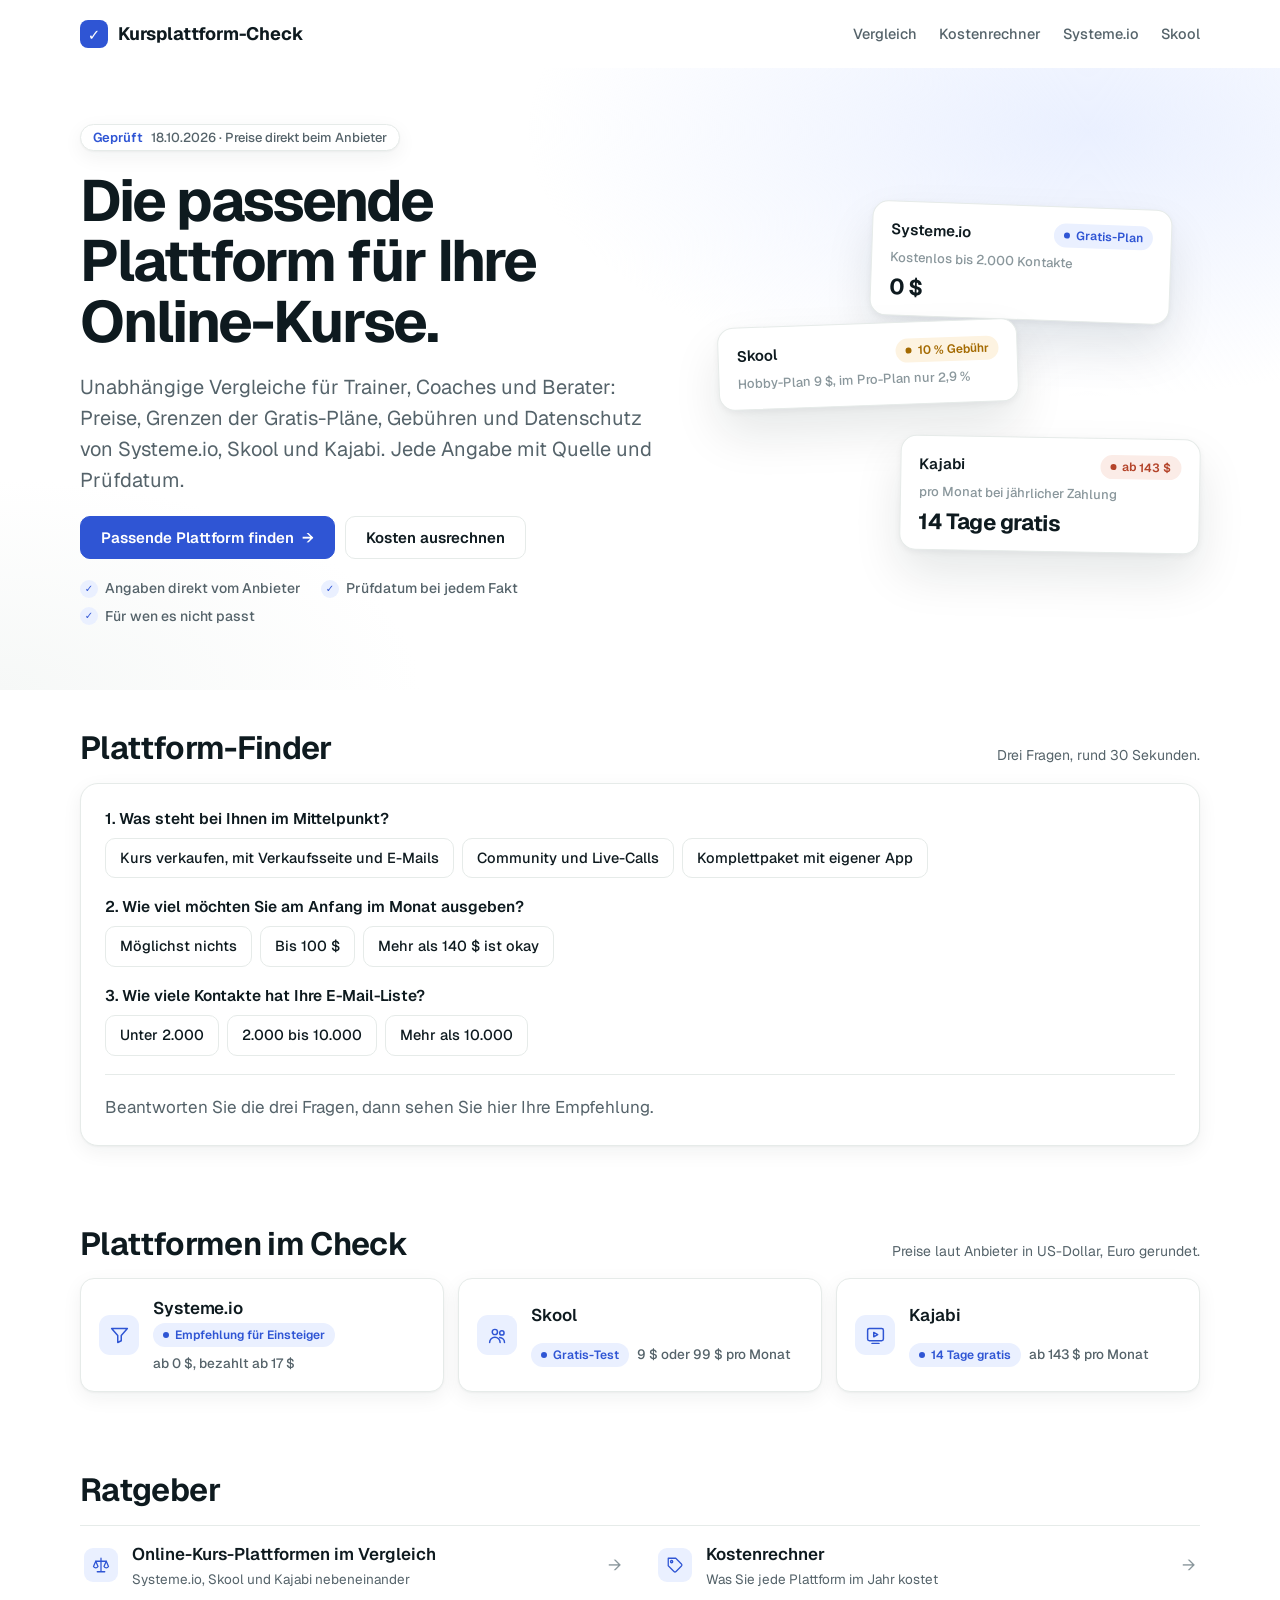
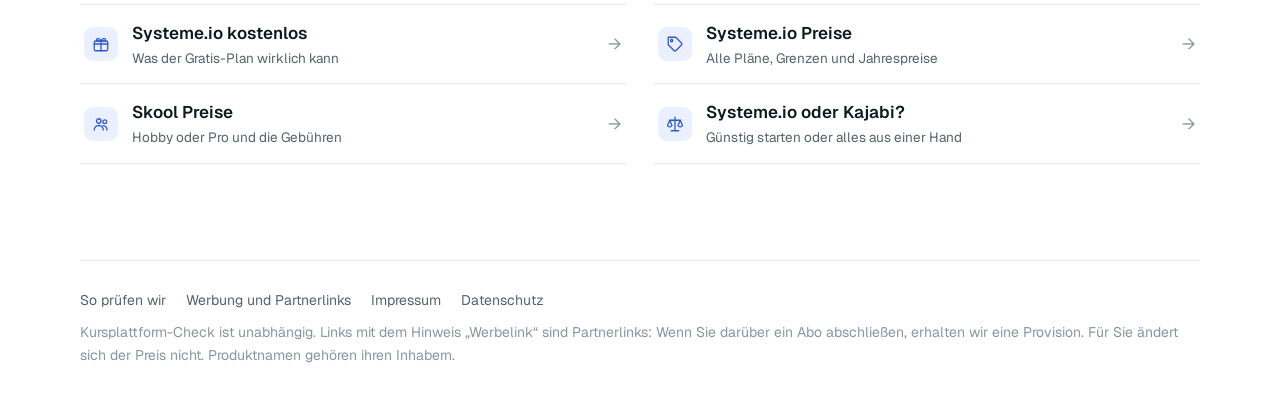
<file: index.html>
<!doctype html>
<html lang="de">
<head>
<meta charset="utf-8">
<meta name="viewport" content="width=device-width, initial-scale=1, viewport-fit=cover">
<title>Kursplattform-Check: Online-Kurs-Plattformen im Vergleich</title>
<meta name="description" content="Unabhängiger Vergleich für Trainer, Coaches und Berater: Preise, Gratis-Pläne, Gebühren und Datenschutz von Systeme.io, Skool und Kajabi. Geprüft am 18.10.2026.">
<link rel="canonical" href="https://kursplattformcheck.com/">
<link rel="icon" href="/favicon.svg" type="image/svg+xml">
<meta property="og:type" content="article"><meta property="og:site_name" content="Kursplattform-Check"><meta property="og:title" content="Kursplattform-Check: Online-Kurs-Plattformen im Vergleich"><meta property="og:description" content="Unabhängiger Vergleich für Trainer, Coaches und Berater: Preise, Gratis-Pläne, Gebühren und Datenschutz von Systeme.io, Skool und Kajabi. Geprüft am 18.10.2026."><meta property="og:url" content="https://kursplattformcheck.com/"><meta property="og:locale" content="de_DE">
<script type="application/ld+json">{"@context": "https://schema.org", "@type": "WebPage", "name": "Kursplattform-Check: Online-Kurs-Plattformen im Vergleich", "description": "Unabhängiger Vergleich für Trainer, Coaches und Berater: Preise, Gratis-Pläne, Gebühren und Datenschutz von Systeme.io, Skool und Kajabi. Geprüft am 18.10.2026.", "url": "https://kursplattformcheck.com/", "inLanguage": "de", "dateModified": "2026-10-18", "publisher": {"@type": "Organization", "name": "Kursplattform-Check", "url": "https://kursplattformcheck.com/"}}</script>
<link rel="preconnect" href="https://fonts.googleapis.com">
<link rel="preconnect" href="https://fonts.gstatic.com" crossorigin>
<link rel="stylesheet" href="https://fonts.googleapis.com/css2?family=Geist:wght@400;500;600;700&family=Geist+Mono:wght@500&display=swap">
<link rel="stylesheet" href="/styles.css">
</head>
<body>
<div class="wrap">
  <header class="mast">
    <a class="logo" href="/"><span class="tick" aria-hidden="true">✓</span>Kursplattform-Check</a>
    <nav class="nav" aria-label="Hauptnavigation">
      <a href="/online-kurs-plattformen-vergleich">Vergleich</a>
      <a href="/kostenrechner">Kostenrechner</a>
      <a href="/systeme-io">Systeme.io</a>
      <a href="/skool-preise">Skool</a>
    </nav>
  </header>
  <main>
    <section class="home-hero wide">
      <div class="copy">
        <span class="pill"><b>Geprüft</b> 18.10.2026 · Preise direkt beim Anbieter</span>
        <h1>Die passende Plattform für Ihre Online-Kurse.</h1>
        <p class="lede">Unabhängige Vergleiche für Trainer, Coaches und Berater: Preise, Grenzen der Gratis-Pläne, Gebühren und Datenschutz von Systeme.io, Skool und Kajabi. Jede Angabe mit Quelle und Prüfdatum.</p>
        <div class="actions">
          <a class="btn" href="#finder">Passende Plattform finden <span aria-hidden="true">→</span></a>
          <a class="btn ghost" href="/kostenrechner">Kosten ausrechnen</a>
        </div>
        <ul class="trustline"><li>Angaben direkt vom Anbieter</li><li>Prüfdatum bei jedem Fakt</li><li>Für wen es nicht passt</li></ul>
      </div>
      <div class="stack" aria-hidden="true">
        <div class="mini m1"><div class="row"><span class="t">Systeme.io</span><span class="chip open">Gratis-Plan</span></div><span class="k">Kostenlos bis 2.000 Kontakte</span><span class="v">0 $</span></div>
        <div class="mini m2"><div class="row"><span class="t">Skool</span><span class="chip paused">10 % Gebühr</span></div><span class="k">Hobby-Plan 9 $, im Pro-Plan nur 2,9 %</span></div>
        <div class="mini m3"><div class="row"><span class="t">Kajabi</span><span class="chip closed">ab 143 $</span></div><span class="k">pro Monat bei jährlicher Zahlung</span><span class="v">14 Tage gratis</span></div>
      </div>
    </section>

    <section class="wide" id="finder" aria-labelledby="fi-h">
      <div class="section-head"><h2 id="fi-h">Plattform-Finder</h2><p class="small">Drei Fragen, rund 30 Sekunden.</p></div>
      <form class="finder" id="fi" onsubmit="return false">
        <fieldset><legend>1. Was steht bei Ihnen im Mittelpunkt?</legend><div class="opts">
          <label><input type="radio" name="f" value="kurs"><span>Kurs verkaufen, mit Verkaufsseite und E-Mails</span></label>
          <label><input type="radio" name="f" value="com"><span>Community und Live-Calls</span></label>
          <label><input type="radio" name="f" value="app"><span>Komplettpaket mit eigener App</span></label></div></fieldset>
        <fieldset><legend>2. Wie viel möchten Sie am Anfang im Monat ausgeben?</legend><div class="opts">
          <label><input type="radio" name="b" value="0"><span>Möglichst nichts</span></label>
          <label><input type="radio" name="b" value="100"><span>Bis 100 $</span></label>
          <label><input type="radio" name="b" value="max"><span>Mehr als 140 $ ist okay</span></label></div></fieldset>
        <fieldset><legend>3. Wie viele Kontakte hat Ihre E-Mail-Liste?</legend><div class="opts">
          <label><input type="radio" name="k" value="s"><span>Unter 2.000</span></label>
          <label><input type="radio" name="k" value="m"><span>2.000 bis 10.000</span></label>
          <label><input type="radio" name="k" value="l"><span>Mehr als 10.000</span></label></div></fieldset>
        <div class="result" id="fr" aria-live="polite"><p>Beantworten Sie die drei Fragen, dann sehen Sie hier Ihre Empfehlung.</p></div>
      </form>
      <script>
      (function(){
        var F=document.getElementById('fi'),R=document.getElementById('fr');
        var N={systeme:['0 $','ohne Kreditkarte','keine Laufzeit'],skool:['Gratis-Test','monatlich kündbar'],kajabi:['14 Tage gratis','30 Tage Geld zurück']};
        var P={systeme:'/systeme-io',skool:'/skool-preise',kajabi:'/systeme-io-vs-kajabi'};
        function show(k,name,why,label){
          R.innerHTML='<p class="eyebrow">Ihre Empfehlung</p><h3>'+name+'</h3><p>'+why+'</p><div class="cta"><div class="actions"><a class="btn" href="/go/'+k+'" rel="sponsored nofollow">'+label+' <span aria-hidden="true">→</span></a><span class="aff">Werbelink</span></div><ul class="assure">'+N[k].map(function(x){return '<li>'+x+'</li>'}).join('')+'</ul></div><p class="small"><a href="'+P[k]+'">Details und Grenzen ansehen</a> · <a href="/kostenrechner">Kosten für Ihren Fall ausrechnen</a></p>';
        }
        F.addEventListener('change',function(){
          var f=(F.querySelector('[name=f]:checked')||{}).value,b=(F.querySelector('[name=b]:checked')||{}).value,k=(F.querySelector('[name=k]:checked')||{}).value;
          if(!f||!b||!k){return}
          var plan=k==='s'?'Der Gratis-Plan reicht für bis zu 2.000 Kontakte.':(k==='m'?'Für Ihre Liste passt Startup (17 $, bis 5.000 Kontakte) oder Webinar (47 $, bis 10.000 Kontakte).':'Für Ihre Liste passt Unlimited (97 $, unbegrenzte Kontakte).');
          if(f==='app'&&b==='max'){show('kajabi','Kajabi','Eine eigene App im App Store gibt es bei Kajabi im Pro-Plan für 399 $ im Monat bei Jahreszahlung. Basic ab 143 $ enthält schon Kurse, Website, E-Mails und Community.','Kajabi 14 Tage testen');return}
          if(f==='com'&&b!=='0'){show('skool','Skool','Skool ist ganz auf Community und Live-Calls ausgelegt. Bei wenig Umsatz ist Hobby für 9 $ günstiger, ab rund 1.270 $ Umsatz im Monat lohnt sich Pro für 99 $.','Skool kostenlos testen');return}
          var why=f==='com'?'Der Gratis-Plan von Systeme.io enthält bereits eine Community und einen Kurs. So starten Sie ohne Kosten und wechseln erst, wenn es sich lohnt. ':(f==='app'?'Eine eigene App gibt es bei Kajabi erst ab 399 $ im Monat. Für Ihr Budget ist Systeme.io die bessere Wahl. ':'Kurs, Verkaufsseite und E-Mail-Marketing laufen in einem Werkzeug, ohne Transaktionsgebühr. ');
          show('systeme','Systeme.io',why+plan,'Systeme.io kostenlos starten');
        });
      })();
      </script>
    </section>

    <section class="wide" aria-labelledby="p-h">
      <div class="section-head"><h2 id="p-h">Plattformen im Check</h2><p class="small">Preise laut Anbieter in US-Dollar, Euro gerundet.</p></div>
      <div class="grid3">
        <a class="prog" href="/systeme-io"><span class="ico"><svg viewBox="0 0 24 24" fill="none" stroke="currentColor" stroke-width="1.7" stroke-linecap="round" stroke-linejoin="round" aria-hidden="true"><path d="M3 4h18l-7 8v6l-4 2v-8z"/></svg></span><h3>Systeme.io</h3><span class="meta"><span class="chip open">Empfehlung für Einsteiger</span><span>ab 0 $, bezahlt ab 17 $</span></span></a>
        <a class="prog" href="/skool-preise"><span class="ico"><svg viewBox="0 0 24 24" fill="none" stroke="currentColor" stroke-width="1.7" stroke-linecap="round" stroke-linejoin="round" aria-hidden="true"><circle cx="9" cy="8" r="3"/><circle cx="17" cy="9" r="2.5"/><path d="M3 20c0-3.3 2.7-6 6-6s6 2.7 6 6M14.5 14.2c3 .2 5.5 2.6 5.5 5.8"/></svg></span><h3>Skool</h3><span class="meta"><span class="chip open">Gratis-Test</span><span>9 $ oder 99 $ pro Monat</span></span></a>
        <a class="prog" href="/systeme-io-vs-kajabi"><span class="ico"><svg viewBox="0 0 24 24" fill="none" stroke="currentColor" stroke-width="1.7" stroke-linecap="round" stroke-linejoin="round" aria-hidden="true"><rect x="3" y="4" width="18" height="14" rx="2"/><path d="M10 8.5v5l4.5-2.5z"/><path d="M8 21h8"/></svg></span><h3>Kajabi</h3><span class="meta"><span class="chip open">14 Tage gratis</span><span>ab 143 $ pro Monat</span></span></a>
      </div>
    </section>

    <section class="wide" aria-labelledby="g-h">
      <h2 id="g-h">Ratgeber</h2>
      <div class="linklist">
        <a href="/online-kurs-plattformen-vergleich"><span class="ico"><svg viewBox="0 0 24 24" fill="none" stroke="currentColor" stroke-width="1.7" stroke-linecap="round" stroke-linejoin="round" aria-hidden="true"><path d="M12 3v18M7 21h10M5 7h14"/><path d="M5 7l-3 7a3.5 3.5 0 0 0 6 0zM19 7l-3 7a3.5 3.5 0 0 0 6 0z"/></svg></span><span><b>Online-Kurs-Plattformen im Vergleich</b><span class="sub">Systeme.io, Skool und Kajabi nebeneinander</span></span></a>
        <a href="/kostenrechner"><span class="ico"><svg viewBox="0 0 24 24" fill="none" stroke="currentColor" stroke-width="1.7" stroke-linecap="round" stroke-linejoin="round" aria-hidden="true"><path d="M20.6 13.4l-7.2 7.2a2 2 0 0 1-2.8 0L3 13V3h10l7.6 7.6a2 2 0 0 1 0 2.8z"/><circle cx="7.5" cy="7.5" r="1.5"/></svg></span><span><b>Kostenrechner</b><span class="sub">Was Sie jede Plattform im Jahr kostet</span></span></a>
        <a href="/systeme-io-kostenlos"><span class="ico"><svg viewBox="0 0 24 24" fill="none" stroke="currentColor" stroke-width="1.7" stroke-linecap="round" stroke-linejoin="round" aria-hidden="true"><rect x="3" y="8" width="18" height="13" rx="2"/><path d="M12 8v13M3 12h18M12 8c-2-4-6-4-6-1.5S9 8 12 8zm0 0c2-4 6-4 6-1.5S15 8 12 8z"/></svg></span><span><b>Systeme.io kostenlos</b><span class="sub">Was der Gratis-Plan wirklich kann</span></span></a>
        <a href="/systeme-io-preise"><span class="ico"><svg viewBox="0 0 24 24" fill="none" stroke="currentColor" stroke-width="1.7" stroke-linecap="round" stroke-linejoin="round" aria-hidden="true"><path d="M20.6 13.4l-7.2 7.2a2 2 0 0 1-2.8 0L3 13V3h10l7.6 7.6a2 2 0 0 1 0 2.8z"/><circle cx="7.5" cy="7.5" r="1.5"/></svg></span><span><b>Systeme.io Preise</b><span class="sub">Alle Pläne, Grenzen und Jahrespreise</span></span></a>
        <a href="/skool-preise"><span class="ico"><svg viewBox="0 0 24 24" fill="none" stroke="currentColor" stroke-width="1.7" stroke-linecap="round" stroke-linejoin="round" aria-hidden="true"><circle cx="9" cy="8" r="3"/><circle cx="17" cy="9" r="2.5"/><path d="M3 20c0-3.3 2.7-6 6-6s6 2.7 6 6M14.5 14.2c3 .2 5.5 2.6 5.5 5.8"/></svg></span><span><b>Skool Preise</b><span class="sub">Hobby oder Pro und die Gebühren</span></span></a>
        <a href="/systeme-io-vs-kajabi"><span class="ico"><svg viewBox="0 0 24 24" fill="none" stroke="currentColor" stroke-width="1.7" stroke-linecap="round" stroke-linejoin="round" aria-hidden="true"><path d="M12 3v18M7 21h10M5 7h14"/><path d="M5 7l-3 7a3.5 3.5 0 0 0 6 0zM19 7l-3 7a3.5 3.5 0 0 0 6 0z"/></svg></span><span><b>Systeme.io oder Kajabi?</b><span class="sub">Günstig starten oder alles aus einer Hand</span></span></a>
      </div>
    </section>
  </main>

  <footer>
    <nav aria-label="Fußzeile"><a href="/so-pruefen-wir">So prüfen wir</a><a href="/so-pruefen-wir#werbung">Werbung und Partnerlinks</a><a href="/impressum">Impressum</a><a href="/datenschutz">Datenschutz</a></nav>
    <p>Kursplattform-Check ist unabhängig. Links mit dem Hinweis „Werbelink“ sind Partnerlinks: Wenn Sie darüber ein Abo abschließen, erhalten wir eine Provision. Für Sie ändert sich der Preis nicht. Produktnamen gehören ihren Inhabern.</p>
  </footer>
</div>
<script defer src="https://static.cloudflareinsights.com/beacon.min.js" data-cf-beacon='{"token": "96a911f5229b49dcb7c560c0ac0df2f9"}'></script>
</body>
</html>
</file>
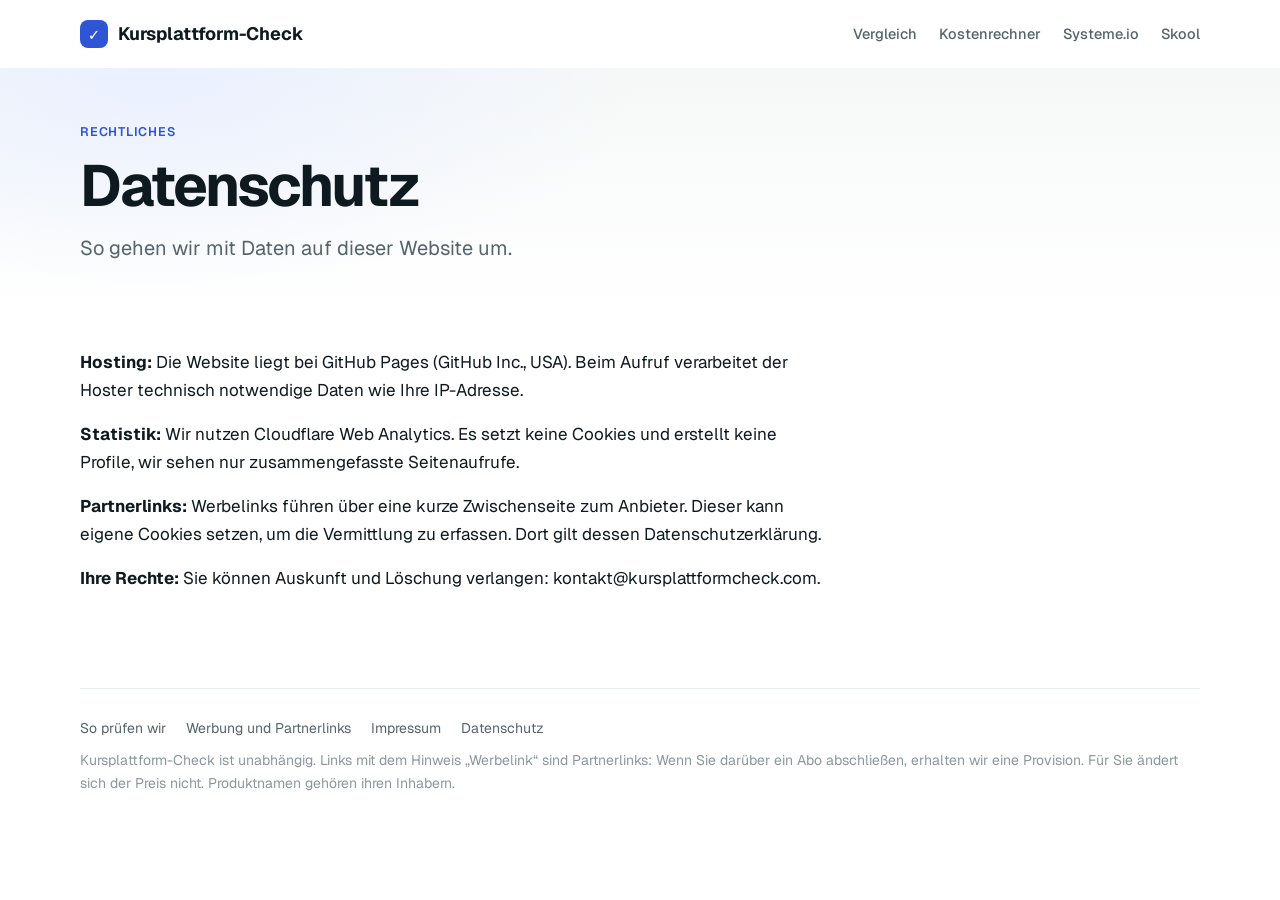
<file: datenschutz.html>
<!doctype html>
<html lang="de">
<head>
<meta charset="utf-8">
<meta name="viewport" content="width=device-width, initial-scale=1, viewport-fit=cover">
<title>Datenschutz</title>
<meta name="description" content="Datenschutzhinweise von Kursplattform-Check.">
<link rel="canonical" href="https://kursplattformcheck.com/datenschutz">
<link rel="icon" href="/favicon.svg" type="image/svg+xml">
<meta property="og:type" content="article"><meta property="og:site_name" content="Kursplattform-Check"><meta property="og:title" content="Datenschutz"><meta property="og:description" content="Datenschutzhinweise von Kursplattform-Check."><meta property="og:url" content="https://kursplattformcheck.com/datenschutz"><meta property="og:locale" content="de_DE">
<script type="application/ld+json">{"@context": "https://schema.org", "@type": "WebPage", "name": "Datenschutz", "description": "Datenschutzhinweise von Kursplattform-Check.", "url": "https://kursplattformcheck.com/datenschutz", "inLanguage": "de", "dateModified": "2026-10-18", "publisher": {"@type": "Organization", "name": "Kursplattform-Check", "url": "https://kursplattformcheck.com/"}}</script>
<link rel="preconnect" href="https://fonts.googleapis.com">
<link rel="preconnect" href="https://fonts.gstatic.com" crossorigin>
<link rel="stylesheet" href="https://fonts.googleapis.com/css2?family=Geist:wght@400;500;600;700&family=Geist+Mono:wght@500&display=swap">
<link rel="stylesheet" href="/styles.css">
</head>
<body>
<div class="wrap">
  <header class="mast">
    <a class="logo" href="/"><span class="tick" aria-hidden="true">✓</span>Kursplattform-Check</a>
    <nav class="nav" aria-label="Hauptnavigation">
      <a href="/online-kurs-plattformen-vergleich">Vergleich</a>
      <a href="/kostenrechner">Kostenrechner</a>
      <a href="/systeme-io">Systeme.io</a>
      <a href="/skool-preise">Skool</a>
    </nav>
  </header>
  <main>
    <div class="hero">
      
      <p class="eyebrow">Rechtliches</p>
      <h1>Datenschutz</h1>
      <p class="lede">So gehen wir mit Daten auf dieser Website um.</p>
      
      
    </div>
    <section>
      <p><strong>Hosting:</strong> Die Website liegt bei GitHub Pages (GitHub Inc., USA). Beim Aufruf verarbeitet der Hoster technisch notwendige Daten wie Ihre IP-Adresse.</p>
      <p><strong>Statistik:</strong> Wir nutzen Cloudflare Web Analytics. Es setzt keine Cookies und erstellt keine Profile, wir sehen nur zusammengefasste Seitenaufrufe.</p>
      <p><strong>Partnerlinks:</strong> Werbelinks führen über eine kurze Zwischenseite zum Anbieter. Dieser kann eigene Cookies setzen, um die Vermittlung zu erfassen. Dort gilt dessen Datenschutzerklärung.</p>
      <p><strong>Ihre Rechte:</strong> Sie können Auskunft und Löschung verlangen: kontakt@kursplattformcheck.com.</p>
    </section>
  </main>

  <footer>
    <nav aria-label="Fußzeile"><a href="/so-pruefen-wir">So prüfen wir</a><a href="/so-pruefen-wir#werbung">Werbung und Partnerlinks</a><a href="/impressum">Impressum</a><a href="/datenschutz">Datenschutz</a></nav>
    <p>Kursplattform-Check ist unabhängig. Links mit dem Hinweis „Werbelink“ sind Partnerlinks: Wenn Sie darüber ein Abo abschließen, erhalten wir eine Provision. Für Sie ändert sich der Preis nicht. Produktnamen gehören ihren Inhabern.</p>
  </footer>
</div>
<script defer src="https://static.cloudflareinsights.com/beacon.min.js" data-cf-beacon='{"token": "96a911f5229b49dcb7c560c0ac0df2f9"}'></script>
</body>
</html>
</file>
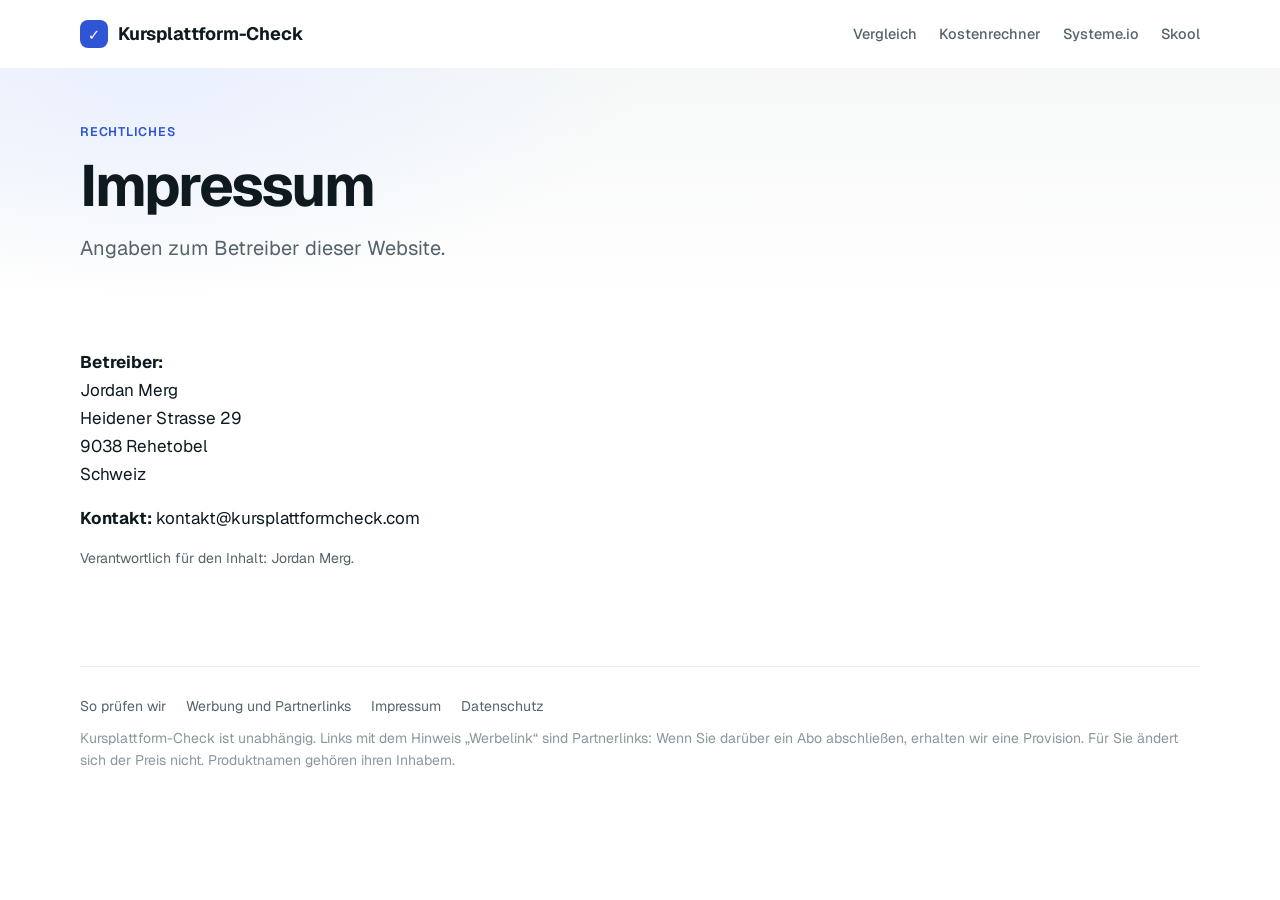
<file: impressum.html>
<!doctype html>
<html lang="de">
<head>
<meta charset="utf-8">
<meta name="viewport" content="width=device-width, initial-scale=1, viewport-fit=cover">
<title>Impressum</title>
<meta name="description" content="Impressum von Kursplattform-Check.">
<link rel="canonical" href="https://kursplattformcheck.com/impressum">
<link rel="icon" href="/favicon.svg" type="image/svg+xml">
<meta property="og:type" content="article"><meta property="og:site_name" content="Kursplattform-Check"><meta property="og:title" content="Impressum"><meta property="og:description" content="Impressum von Kursplattform-Check."><meta property="og:url" content="https://kursplattformcheck.com/impressum"><meta property="og:locale" content="de_DE">
<script type="application/ld+json">{"@context": "https://schema.org", "@type": "WebPage", "name": "Impressum", "description": "Impressum von Kursplattform-Check.", "url": "https://kursplattformcheck.com/impressum", "inLanguage": "de", "dateModified": "2026-10-18", "publisher": {"@type": "Organization", "name": "Kursplattform-Check", "url": "https://kursplattformcheck.com/"}}</script>
<link rel="preconnect" href="https://fonts.googleapis.com">
<link rel="preconnect" href="https://fonts.gstatic.com" crossorigin>
<link rel="stylesheet" href="https://fonts.googleapis.com/css2?family=Geist:wght@400;500;600;700&family=Geist+Mono:wght@500&display=swap">
<link rel="stylesheet" href="/styles.css">
</head>
<body>
<div class="wrap">
  <header class="mast">
    <a class="logo" href="/"><span class="tick" aria-hidden="true">✓</span>Kursplattform-Check</a>
    <nav class="nav" aria-label="Hauptnavigation">
      <a href="/online-kurs-plattformen-vergleich">Vergleich</a>
      <a href="/kostenrechner">Kostenrechner</a>
      <a href="/systeme-io">Systeme.io</a>
      <a href="/skool-preise">Skool</a>
    </nav>
  </header>
  <main>
    <div class="hero">
      
      <p class="eyebrow">Rechtliches</p>
      <h1>Impressum</h1>
      <p class="lede">Angaben zum Betreiber dieser Website.</p>
      
      
    </div>
    <section><p><strong>Betreiber:</strong><br>Jordan Merg<br>Heidener Strasse 29<br>9038 Rehetobel<br>Schweiz</p><p><strong>Kontakt:</strong> kontakt@kursplattformcheck.com</p><p class="small">Verantwortlich für den Inhalt: Jordan Merg.</p></section>
  </main>

  <footer>
    <nav aria-label="Fußzeile"><a href="/so-pruefen-wir">So prüfen wir</a><a href="/so-pruefen-wir#werbung">Werbung und Partnerlinks</a><a href="/impressum">Impressum</a><a href="/datenschutz">Datenschutz</a></nav>
    <p>Kursplattform-Check ist unabhängig. Links mit dem Hinweis „Werbelink“ sind Partnerlinks: Wenn Sie darüber ein Abo abschließen, erhalten wir eine Provision. Für Sie ändert sich der Preis nicht. Produktnamen gehören ihren Inhabern.</p>
  </footer>
</div>
<script defer src="https://static.cloudflareinsights.com/beacon.min.js" data-cf-beacon='{"token": "96a911f5229b49dcb7c560c0ac0df2f9"}'></script>
</body>
</html>
</file>
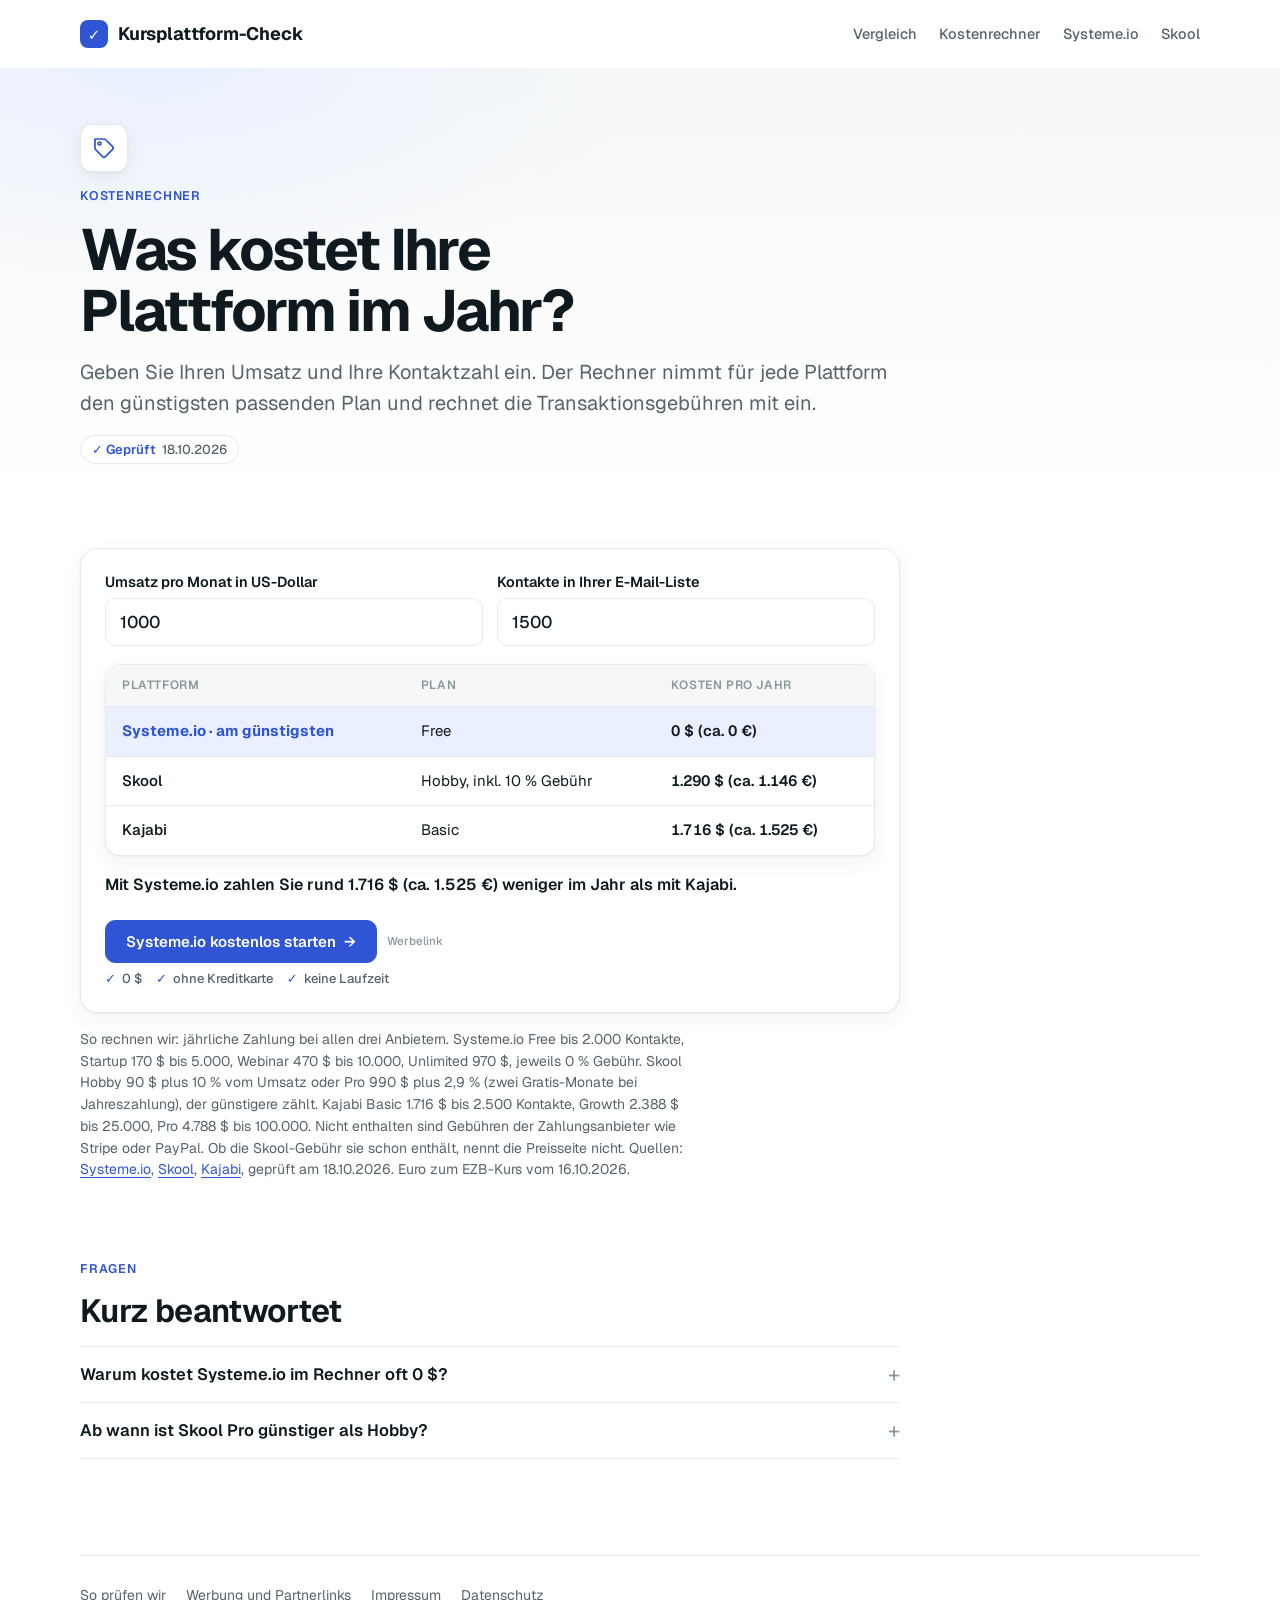
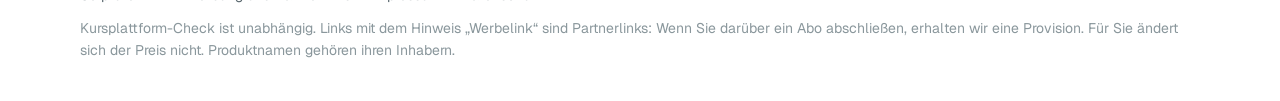
<file: kostenrechner.html>
<!doctype html>
<html lang="de">
<head>
<meta charset="utf-8">
<meta name="viewport" content="width=device-width, initial-scale=1, viewport-fit=cover">
<title>Kostenrechner: Was kostet Ihre Kursplattform im Jahr?</title>
<meta name="description" content="Rechnen Sie aus, was Systeme.io, Skool und Kajabi Sie bei Ihrem Umsatz und Ihrer Kontaktzahl im Jahr kosten, inklusive Transaktionsgebühren. Preise geprüft am 18.10.2026.">
<link rel="canonical" href="https://kursplattformcheck.com/kostenrechner">
<link rel="icon" href="/favicon.svg" type="image/svg+xml">
<meta property="og:type" content="article"><meta property="og:site_name" content="Kursplattform-Check"><meta property="og:title" content="Kostenrechner: Was kostet Ihre Kursplattform im Jahr?"><meta property="og:description" content="Rechnen Sie aus, was Systeme.io, Skool und Kajabi Sie bei Ihrem Umsatz und Ihrer Kontaktzahl im Jahr kosten, inklusive Transaktionsgebühren. Preise geprüft am 18.10.2026."><meta property="og:url" content="https://kursplattformcheck.com/kostenrechner"><meta property="og:locale" content="de_DE">
<script type="application/ld+json">{"@context": "https://schema.org", "@type": "WebPage", "name": "Kostenrechner: Was kostet Ihre Kursplattform im Jahr?", "description": "Rechnen Sie aus, was Systeme.io, Skool und Kajabi Sie bei Ihrem Umsatz und Ihrer Kontaktzahl im Jahr kosten, inklusive Transaktionsgebühren. Preise geprüft am 18.10.2026.", "url": "https://kursplattformcheck.com/kostenrechner", "inLanguage": "de", "dateModified": "2026-10-18", "publisher": {"@type": "Organization", "name": "Kursplattform-Check", "url": "https://kursplattformcheck.com/"}}</script><script type="application/ld+json">{"@context": "https://schema.org", "@type": "FAQPage", "mainEntity": [{"@type": "Question", "name": "Warum kostet Systeme.io im Rechner oft 0 $?", "acceptedAnswer": {"@type": "Answer", "text": "Bis 2.000 Kontakte reicht der dauerhaft kostenlose Plan, und Systeme.io nimmt keine Transaktionsgebühr."}}, {"@type": "Question", "name": "Ab wann ist Skool Pro günstiger als Hobby?", "acceptedAnswer": {"@type": "Answer", "text": "Ab rund 1.270 $ Umsatz im Monat. Darunter ist Hobby für 9 $ trotz 10 % Gebühr günstiger."}}]}</script>
<link rel="preconnect" href="https://fonts.googleapis.com">
<link rel="preconnect" href="https://fonts.gstatic.com" crossorigin>
<link rel="stylesheet" href="https://fonts.googleapis.com/css2?family=Geist:wght@400;500;600;700&family=Geist+Mono:wght@500&display=swap">
<link rel="stylesheet" href="/styles.css">
</head>
<body>
<div class="wrap">
  <header class="mast">
    <a class="logo" href="/"><span class="tick" aria-hidden="true">✓</span>Kursplattform-Check</a>
    <nav class="nav" aria-label="Hauptnavigation">
      <a href="/online-kurs-plattformen-vergleich">Vergleich</a>
      <a href="/kostenrechner">Kostenrechner</a>
      <a href="/systeme-io">Systeme.io</a>
      <a href="/skool-preise">Skool</a>
    </nav>
  </header>
  <main>
    <div class="hero">
      <div class="badge-icon"><svg viewBox="0 0 24 24" fill="none" stroke="currentColor" stroke-width="1.7" stroke-linecap="round" stroke-linejoin="round" aria-hidden="true"><path d="M20.6 13.4l-7.2 7.2a2 2 0 0 1-2.8 0L3 13V3h10l7.6 7.6a2 2 0 0 1 0 2.8z"/><circle cx="7.5" cy="7.5" r="1.5"/></svg></div>
      <p class="eyebrow">Kostenrechner</p>
      <h1>Was kostet Ihre Plattform im Jahr?</h1>
      <p class="lede">Geben Sie Ihren Umsatz und Ihre Kontaktzahl ein. Der Rechner nimmt für jede Plattform den günstigsten passenden Plan und rechnet die Transaktionsgebühren mit ein.</p>
      <div class="actions"><span class="stamp"><span>Geprüft</span><span>18.10.2026</span></span></div>
      
    </div>
    <section aria-labelledby="c-h">
      <h2 id="c-h" class="sr-only">Ihre Zahlen</h2>
      <form class="finder" id="calc" onsubmit="return false">
        <div class="calc">
          <label>Umsatz pro Monat in US-Dollar<input type="number" id="rev" min="0" step="100" value="1000" inputmode="numeric"></label>
          <label>Kontakte in Ihrer E-Mail-Liste<input type="number" id="con" min="0" step="100" value="1500" inputmode="numeric"></label>
        </div>
        <div class="sheet"><table>
          <thead><tr><th>Plattform</th><th>Plan</th><th>Kosten pro Jahr</th></tr></thead>
          <tbody id="out"></tbody></table></div>
        <p class="save" id="save" aria-live="polite"></p>
        <div id="best"></div>
      </form>
      <p class="small">So rechnen wir: jährliche Zahlung bei allen drei Anbietern. Systeme.io Free bis 2.000 Kontakte, Startup 170 $ bis 5.000, Webinar 470 $ bis 10.000, Unlimited 970 $, jeweils 0 % Gebühr. Skool Hobby 90 $ plus 10 % vom Umsatz oder Pro 990 $ plus 2,9 % (zwei Gratis-Monate bei Jahreszahlung), der günstigere zählt. Kajabi Basic 1.716 $ bis 2.500 Kontakte, Growth 2.388 $ bis 25.000, Pro 4.788 $ bis 100.000. Nicht enthalten sind Gebühren der Zahlungsanbieter wie Stripe oder PayPal. Ob die Skool-Gebühr sie schon enthält, nennt die Preisseite nicht. Quellen: <a href="https://systeme.io/pricing">Systeme.io</a>, <a href="https://www.skool.com/pricing">Skool</a>, <a href="https://kajabi.com/pricing">Kajabi</a>, geprüft am 18.10.2026. Euro zum EZB-Kurs vom 16.10.2026.</p>
      <script>
      (function(){
        var X=1.1253,f=function(n){return Math.round(n).toLocaleString('de-DE')};
        var N={systeme:['0 $','ohne Kreditkarte','keine Laufzeit'],skool:['Gratis-Test','monatlich kündbar'],kajabi:['14 Tage gratis','30 Tage Geld zurück']};
        var L={systeme:'Systeme.io kostenlos starten',skool:'Skool kostenlos testen',kajabi:'Kajabi 14 Tage testen'};
        function run(){
          var r=Math.max(0,+document.getElementById('rev').value||0)*12,c=Math.max(0,+document.getElementById('con').value||0),o=[];
          o.push(c<=2000?['systeme','Systeme.io','Free',0]:c<=5000?['systeme','Systeme.io','Startup',170]:c<=10000?['systeme','Systeme.io','Webinar',470]:['systeme','Systeme.io','Unlimited',970]);
          var h=90+.10*r,p=990+.029*r;o.push(h<=p?['skool','Skool','Hobby, inkl. 10 % Gebühr',h]:['skool','Skool','Pro, inkl. 2,9 % Gebühr',p]);
          if(c<=100000)o.push(c<=2500?['kajabi','Kajabi','Basic',1716]:c<=25000?['kajabi','Kajabi','Growth',2388]:['kajabi','Kajabi','Pro',4788]);
          o.sort(function(a,b){return a[3]-b[3]});
          document.getElementById('out').innerHTML=o.map(function(x,i){return '<tr'+(i===0?' class="best"':'')+'><td>'+x[1]+(i===0?' · am günstigsten':'')+'</td><td>'+x[2]+'</td><td class="num">'+f(x[3])+' $ (ca. '+f(x[3]/X)+' €)</td></tr>'}).join('');
          var b=o[0],w=o[o.length-1],d=w[3]-b[3];
          document.getElementById('save').textContent=d>0?'Mit '+b[1]+' zahlen Sie rund '+f(d)+' $ (ca. '+f(d/X)+' €) weniger im Jahr als mit '+w[1]+'.':'';
          document.getElementById('best').innerHTML='<div class="cta"><div class="actions"><a class="btn" href="/go/'+b[0]+'" rel="sponsored nofollow">'+L[b[0]]+' <span aria-hidden="true">→</span></a><span class="aff">Werbelink</span></div><ul class="assure">'+N[b[0]].map(function(x){return '<li>'+x+'</li>'}).join('')+'</ul></div>';
        }
        document.getElementById('calc').addEventListener('input',run);run();
      })();
      </script>
    </section>
    <section aria-labelledby="faq-h">
      <p class="eyebrow">Fragen</p>
      <h2 id="faq-h">Kurz beantwortet</h2>
      <div class="faq">
        <details><summary>Warum kostet Systeme.io im Rechner oft 0 $?</summary><p>Bis 2.000 Kontakte reicht der dauerhaft kostenlose Plan, und Systeme.io nimmt keine Transaktionsgebühr.</p></details>
        <details><summary>Ab wann ist Skool Pro günstiger als Hobby?</summary><p>Ab rund 1.270 $ Umsatz im Monat. Darunter ist Hobby für 9 $ trotz 10 % Gebühr günstiger.</p></details>
      </div>
    </section>
  </main>

  <footer>
    <nav aria-label="Fußzeile"><a href="/so-pruefen-wir">So prüfen wir</a><a href="/so-pruefen-wir#werbung">Werbung und Partnerlinks</a><a href="/impressum">Impressum</a><a href="/datenschutz">Datenschutz</a></nav>
    <p>Kursplattform-Check ist unabhängig. Links mit dem Hinweis „Werbelink“ sind Partnerlinks: Wenn Sie darüber ein Abo abschließen, erhalten wir eine Provision. Für Sie ändert sich der Preis nicht. Produktnamen gehören ihren Inhabern.</p>
  </footer>
</div>
<script defer src="https://static.cloudflareinsights.com/beacon.min.js" data-cf-beacon='{"token": "96a911f5229b49dcb7c560c0ac0df2f9"}'></script>
</body>
</html>
</file>
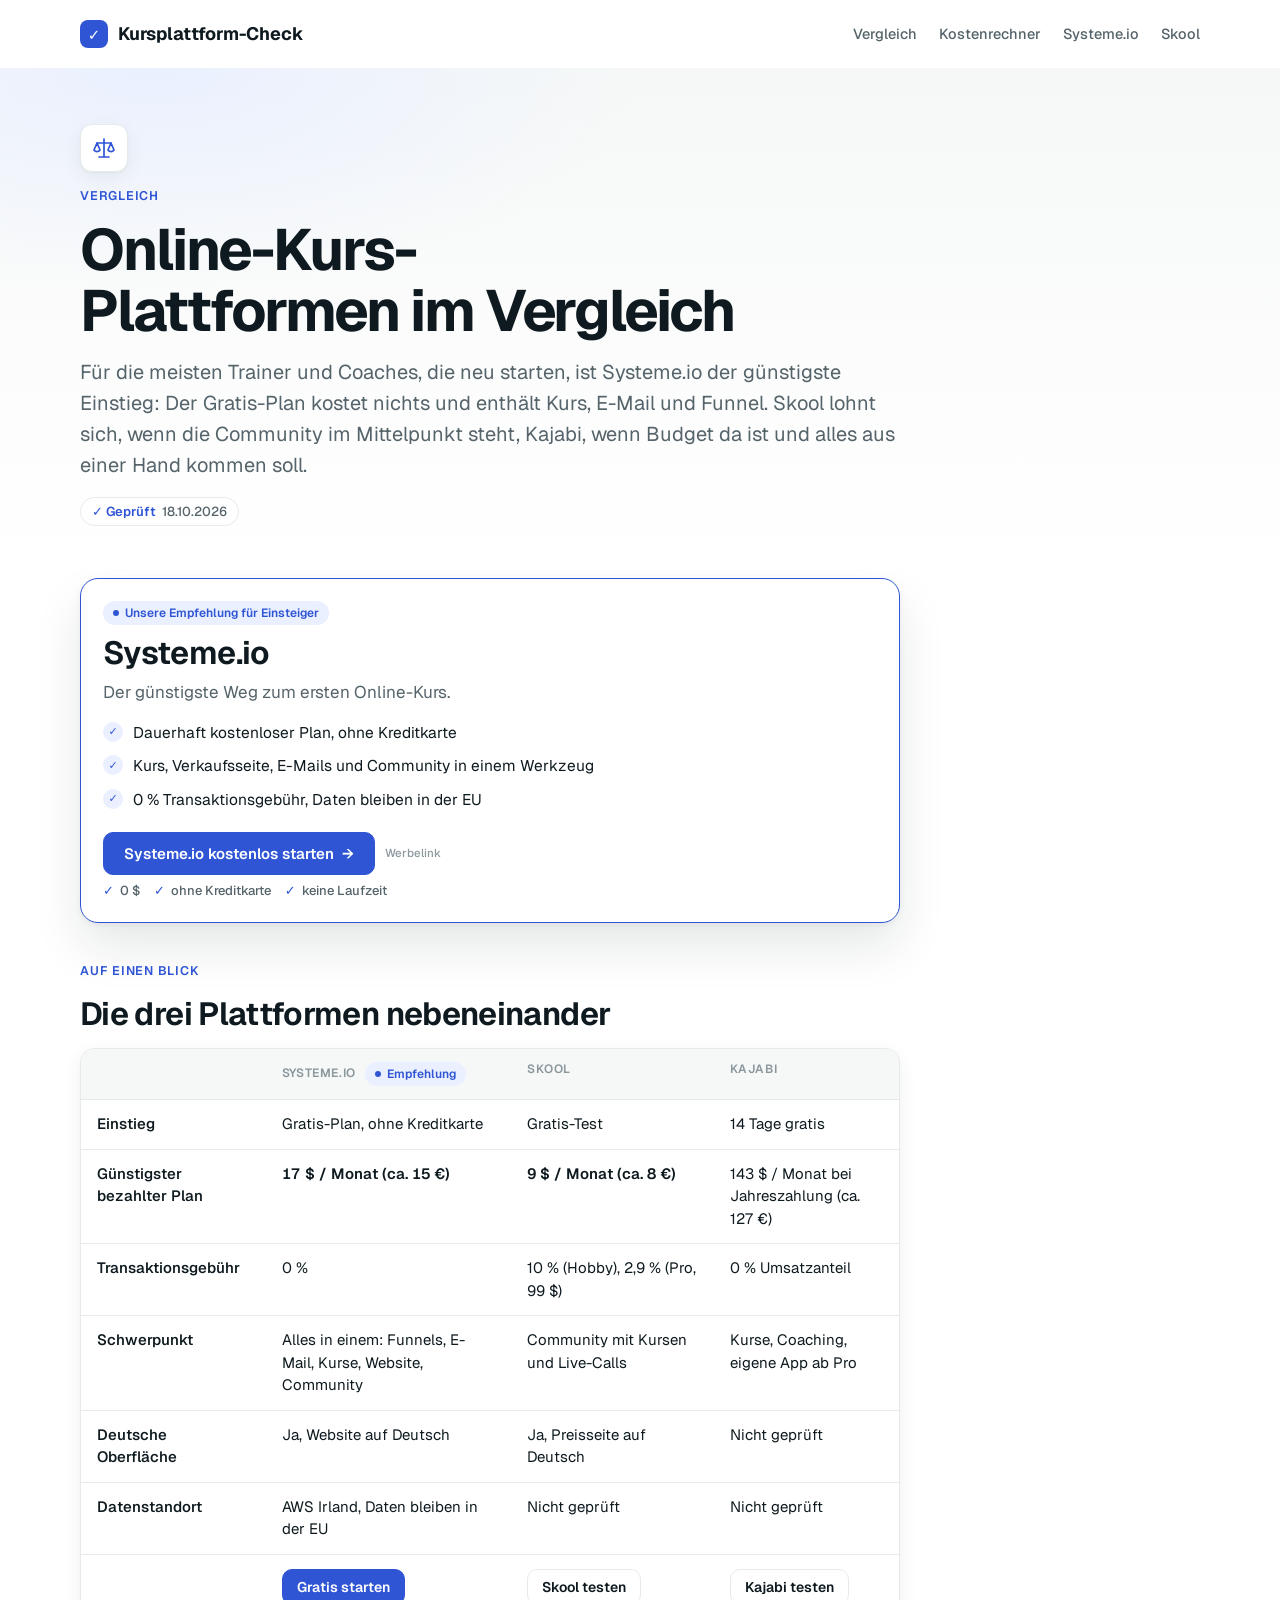
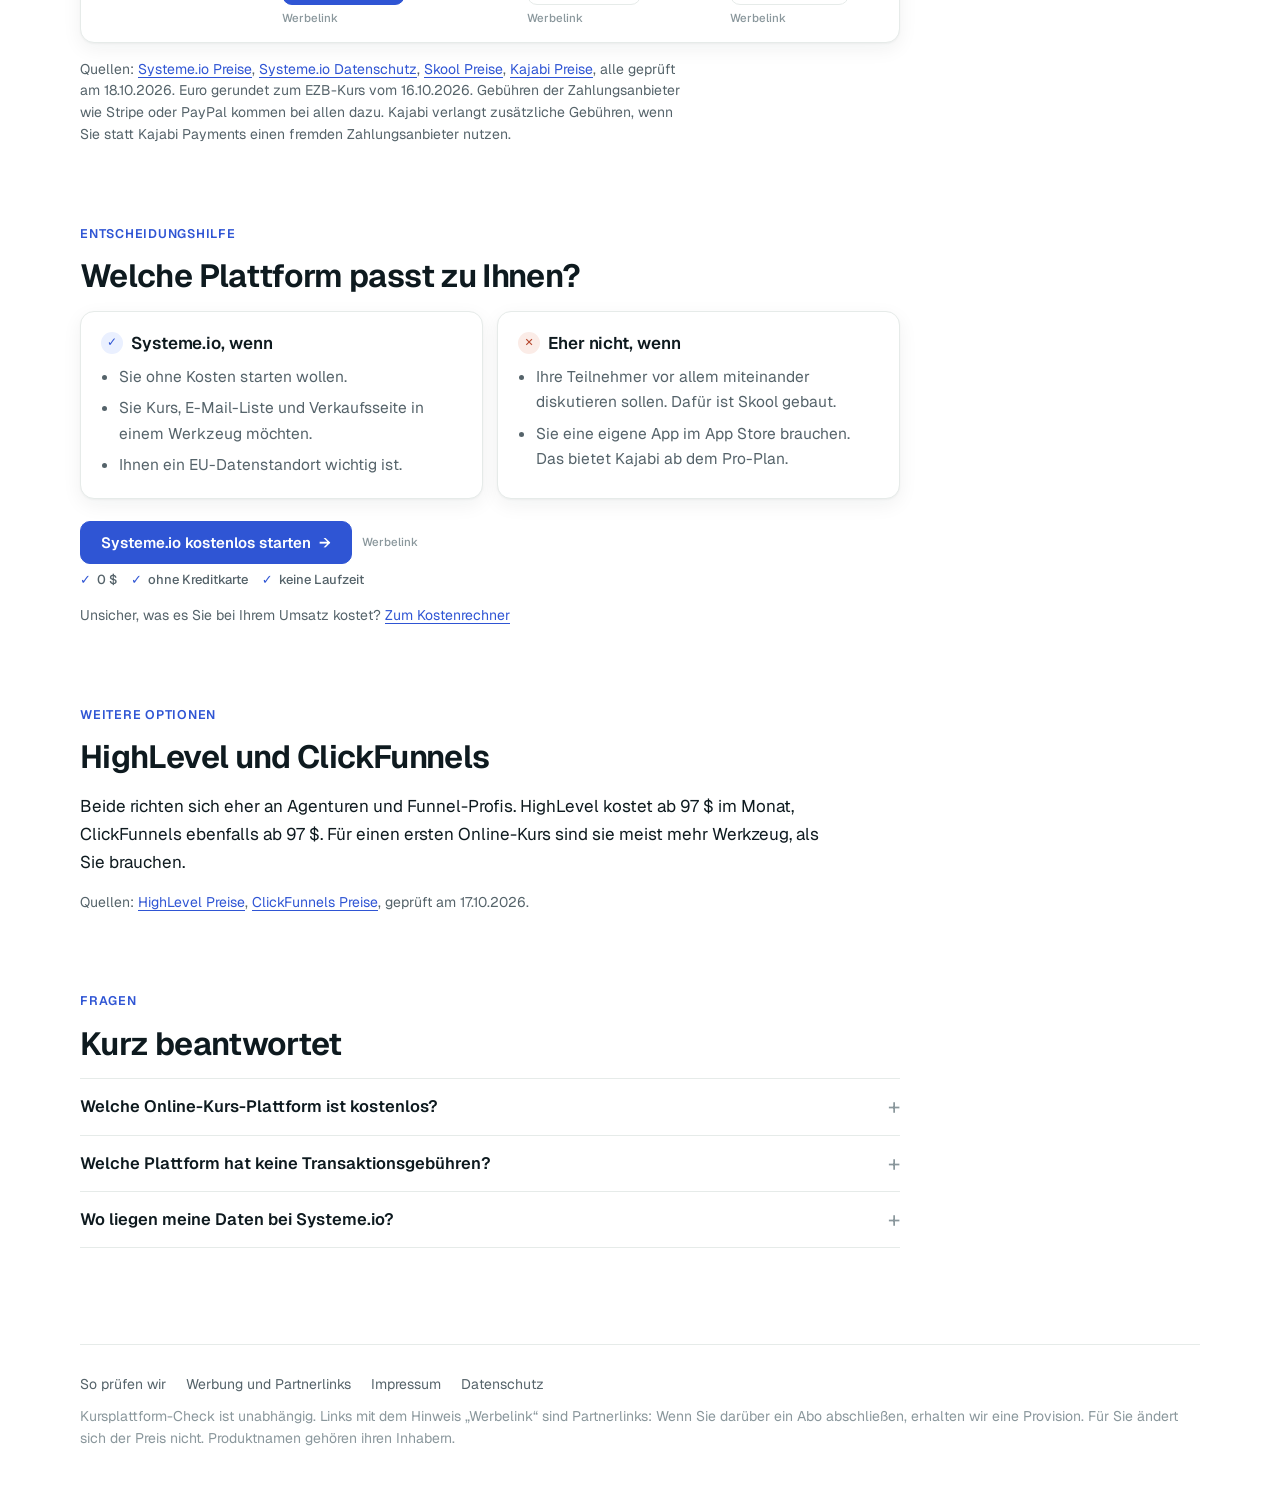
<file: online-kurs-plattformen-vergleich.html>
<!doctype html>
<html lang="de">
<head>
<meta charset="utf-8">
<meta name="viewport" content="width=device-width, initial-scale=1, viewport-fit=cover">
<title>Online-Kurs-Plattformen im Vergleich 2026: Systeme.io, Skool, Kajabi</title>
<meta name="description" content="Systeme.io, Skool und Kajabi im Vergleich: Einstiegspreis, Gratis-Plan, Transaktionsgebühren, deutsche Oberfläche und Datenstandort. Geprüft am 18.10.2026.">
<link rel="canonical" href="https://kursplattformcheck.com/online-kurs-plattformen-vergleich">
<link rel="icon" href="/favicon.svg" type="image/svg+xml">
<meta property="og:type" content="article"><meta property="og:site_name" content="Kursplattform-Check"><meta property="og:title" content="Online-Kurs-Plattformen im Vergleich 2026: Systeme.io, Skool, Kajabi"><meta property="og:description" content="Systeme.io, Skool und Kajabi im Vergleich: Einstiegspreis, Gratis-Plan, Transaktionsgebühren, deutsche Oberfläche und Datenstandort. Geprüft am 18.10.2026."><meta property="og:url" content="https://kursplattformcheck.com/online-kurs-plattformen-vergleich"><meta property="og:locale" content="de_DE">
<script type="application/ld+json">{"@context": "https://schema.org", "@type": "WebPage", "name": "Online-Kurs-Plattformen im Vergleich 2026: Systeme.io, Skool, Kajabi", "description": "Systeme.io, Skool und Kajabi im Vergleich: Einstiegspreis, Gratis-Plan, Transaktionsgebühren, deutsche Oberfläche und Datenstandort. Geprüft am 18.10.2026.", "url": "https://kursplattformcheck.com/online-kurs-plattformen-vergleich", "inLanguage": "de", "dateModified": "2026-10-18", "publisher": {"@type": "Organization", "name": "Kursplattform-Check", "url": "https://kursplattformcheck.com/"}}</script><script type="application/ld+json">{"@context": "https://schema.org", "@type": "FAQPage", "mainEntity": [{"@type": "Question", "name": "Welche Online-Kurs-Plattform ist kostenlos?", "acceptedAnswer": {"@type": "Answer", "text": "Systeme.io hat einen dauerhaft kostenlosen Plan ohne Kreditkarte: bis 2.000 Kontakte, 1 Kurs und bis 500 Teilnehmer. Skool und Kajabi bieten nur zeitlich begrenzte Tests."}}, {"@type": "Question", "name": "Welche Plattform hat keine Transaktionsgebühren?", "acceptedAnswer": {"@type": "Answer", "text": "Systeme.io nennt 0 % in allen Plänen. Bei Skool fallen im Hobby-Plan 10 % an, im Pro-Plan 2,9 %."}}, {"@type": "Question", "name": "Wo liegen meine Daten bei Systeme.io?", "acceptedAnswer": {"@type": "Answer", "text": "Laut Datenschutzerklärung auf Servern von Amazon Web Services in Irland, ohne Übermittlung außerhalb der EU."}}]}</script>
<link rel="preconnect" href="https://fonts.googleapis.com">
<link rel="preconnect" href="https://fonts.gstatic.com" crossorigin>
<link rel="stylesheet" href="https://fonts.googleapis.com/css2?family=Geist:wght@400;500;600;700&family=Geist+Mono:wght@500&display=swap">
<link rel="stylesheet" href="/styles.css">
</head>
<body>
<div class="wrap">
  <header class="mast">
    <a class="logo" href="/"><span class="tick" aria-hidden="true">✓</span>Kursplattform-Check</a>
    <nav class="nav" aria-label="Hauptnavigation">
      <a href="/online-kurs-plattformen-vergleich">Vergleich</a>
      <a href="/kostenrechner">Kostenrechner</a>
      <a href="/systeme-io">Systeme.io</a>
      <a href="/skool-preise">Skool</a>
    </nav>
  </header>
  <main>
    <div class="hero">
      <div class="badge-icon"><svg viewBox="0 0 24 24" fill="none" stroke="currentColor" stroke-width="1.7" stroke-linecap="round" stroke-linejoin="round" aria-hidden="true"><path d="M12 3v18M7 21h10M5 7h14"/><path d="M5 7l-3 7a3.5 3.5 0 0 0 6 0zM19 7l-3 7a3.5 3.5 0 0 0 6 0z"/></svg></div>
      <p class="eyebrow">Vergleich</p>
      <h1>Online-Kurs-Plattformen im Vergleich</h1>
      <p class="lede">Für die meisten Trainer und Coaches, die neu starten, ist Systeme.io der günstigste Einstieg: Der Gratis-Plan kostet nichts und enthält Kurs, E-Mail und Funnel. Skool lohnt sich, wenn die Community im Mittelpunkt steht, Kajabi, wenn Budget da ist und alles aus einer Hand kommen soll.</p>
      <div class="actions"><span class="stamp"><span>Geprüft</span><span>18.10.2026</span></span></div>
      
    </div>
    <aside class="pick" aria-label="Unsere Empfehlung">
      <div class="pick-top"><span class="chip open">Unsere Empfehlung für Einsteiger</span><h2>Systeme.io</h2><p>Der günstigste Weg zum ersten Online-Kurs.</p></div>
      <ul class="why"><li>Dauerhaft kostenloser Plan, ohne Kreditkarte</li><li>Kurs, Verkaufsseite, E-Mails und Community in einem Werkzeug</li><li>0 % Transaktionsgebühr, Daten bleiben in der EU</li></ul>
      <div class="cta"><div class="actions"><a class="btn" href="/go/systeme" rel="sponsored nofollow">Systeme.io kostenlos starten <span aria-hidden="true">→</span></a><span class="aff">Werbelink</span></div><ul class="assure"><li>0 $</li><li>ohne Kreditkarte</li><li>keine Laufzeit</li></ul></div>
    </aside>

    <section aria-labelledby="t-h">
      <p class="eyebrow">Auf einen Blick</p>
      <h2 id="t-h">Die drei Plattformen nebeneinander</h2>
      <div class="sheet"><table>
        <thead><tr><th></th><th>Systeme.io <span class="chip open">Empfehlung</span></th><th>Skool</th><th>Kajabi</th></tr></thead>
        <tbody>
          <tr><td>Einstieg</td><td>Gratis-Plan, ohne Kreditkarte</td><td>Gratis-Test</td><td>14 Tage gratis</td></tr>
          <tr><td>Günstigster bezahlter Plan</td><td class="num">17 $ / Monat (ca. 15 €)</td><td class="num">9 $ / Monat (ca. 8 €)</td><td>143 $ / Monat bei Jahreszahlung (ca. 127 €)</td></tr>
          <tr><td>Transaktionsgebühr</td><td>0 %</td><td>10 % (Hobby), 2,9 % (Pro, 99 $)</td><td>0 % Umsatzanteil</td></tr>
          <tr><td>Schwerpunkt</td><td>Alles in einem: Funnels, E-Mail, Kurse, Website, Community</td><td>Community mit Kursen und Live-Calls</td><td>Kurse, Coaching, eigene App ab Pro</td></tr>
          <tr><td>Deutsche Oberfläche</td><td>Ja, Website auf Deutsch</td><td>Ja, Preisseite auf Deutsch</td><td>Nicht geprüft</td></tr>
          <tr><td>Datenstandort</td><td>AWS Irland, Daten bleiben in der EU</td><td>Nicht geprüft</td><td>Nicht geprüft</td></tr>
          <tr class="ctarow"><td></td><td><a class="btn" href="/go/systeme" rel="sponsored nofollow">Gratis starten</a><span class="aff">Werbelink</span></td><td><a class="btn ghost" href="/go/skool" rel="sponsored nofollow">Skool testen</a><span class="aff">Werbelink</span></td><td><a class="btn ghost" href="/go/kajabi" rel="sponsored nofollow">Kajabi testen</a><span class="aff">Werbelink</span></td></tr>
        </tbody></table></div>
      <p class="small">Quellen: <a href="https://systeme.io/pricing">Systeme.io Preise</a>, <a href="https://systeme.io/privacy-policy">Systeme.io Datenschutz</a>, <a href="https://www.skool.com/pricing">Skool Preise</a>, <a href="https://kajabi.com/pricing">Kajabi Preise</a>, alle geprüft am 18.10.2026. Euro gerundet zum EZB-Kurs vom 16.10.2026. Gebühren der Zahlungsanbieter wie Stripe oder PayPal kommen bei allen dazu. Kajabi verlangt zusätzliche Gebühren, wenn Sie statt Kajabi Payments einen fremden Zahlungsanbieter nutzen.</p>
    </section>

    <section aria-labelledby="w-h">
      <p class="eyebrow">Entscheidungshilfe</p>
      <h2 id="w-h">Welche Plattform passt zu Ihnen?</h2>
      <div class="fit">
        <div><h3>Systeme.io, wenn</h3><ul><li>Sie ohne Kosten starten wollen.</li><li>Sie Kurs, E-Mail-Liste und Verkaufsseite in einem Werkzeug möchten.</li><li>Ihnen ein EU-Datenstandort wichtig ist.</li></ul></div>
        <div><h3>Eher nicht, wenn</h3><ul><li>Ihre Teilnehmer vor allem miteinander diskutieren sollen. Dafür ist Skool gebaut.</li><li>Sie eine eigene App im App Store brauchen. Das bietet Kajabi ab dem Pro-Plan.</li></ul></div>
      </div>
      <div class="cta"><div class="actions"><a class="btn" href="/go/systeme" rel="sponsored nofollow">Systeme.io kostenlos starten <span aria-hidden="true">→</span></a><span class="aff">Werbelink</span></div><ul class="assure"><li>0 $</li><li>ohne Kreditkarte</li><li>keine Laufzeit</li></ul></div>
      <p class="small">Unsicher, was es Sie bei Ihrem Umsatz kostet? <a href="/kostenrechner">Zum Kostenrechner</a></p>
    </section>

    <section aria-labelledby="o-h">
      <p class="eyebrow">Weitere Optionen</p>
      <h2 id="o-h">HighLevel und ClickFunnels</h2>
      <p>Beide richten sich eher an Agenturen und Funnel-Profis. HighLevel kostet ab 97 $ im Monat, ClickFunnels ebenfalls ab 97 $. Für einen ersten Online-Kurs sind sie meist mehr Werkzeug, als Sie brauchen.</p>
      <p class="small">Quellen: <a href="https://www.gohighlevel.com/pricing">HighLevel Preise</a>, <a href="https://www.clickfunnels.com/pricing">ClickFunnels Preise</a>, geprüft am 17.10.2026.</p>
    </section>
    <section aria-labelledby="faq-h">
      <p class="eyebrow">Fragen</p>
      <h2 id="faq-h">Kurz beantwortet</h2>
      <div class="faq">
        <details><summary>Welche Online-Kurs-Plattform ist kostenlos?</summary><p>Systeme.io hat einen dauerhaft kostenlosen Plan ohne Kreditkarte: bis 2.000 Kontakte, 1 Kurs und bis 500 Teilnehmer. Skool und Kajabi bieten nur zeitlich begrenzte Tests.</p></details>
        <details><summary>Welche Plattform hat keine Transaktionsgebühren?</summary><p>Systeme.io nennt 0 % in allen Plänen. Bei Skool fallen im Hobby-Plan 10 % an, im Pro-Plan 2,9 %.</p></details>
        <details><summary>Wo liegen meine Daten bei Systeme.io?</summary><p>Laut Datenschutzerklärung auf Servern von Amazon Web Services in Irland, ohne Übermittlung außerhalb der EU.</p></details>
      </div>
    </section>
  </main>

  <footer>
    <nav aria-label="Fußzeile"><a href="/so-pruefen-wir">So prüfen wir</a><a href="/so-pruefen-wir#werbung">Werbung und Partnerlinks</a><a href="/impressum">Impressum</a><a href="/datenschutz">Datenschutz</a></nav>
    <p>Kursplattform-Check ist unabhängig. Links mit dem Hinweis „Werbelink“ sind Partnerlinks: Wenn Sie darüber ein Abo abschließen, erhalten wir eine Provision. Für Sie ändert sich der Preis nicht. Produktnamen gehören ihren Inhabern.</p>
  </footer>
</div>
<div class="stickybar" id="sb" hidden><span class="sb-t"><b>Systeme.io</b> · 0 $<span class="sb-x"> · ohne Kreditkarte</span></span><span class="sb-a"><a class="btn" href="/go/systeme" rel="sponsored nofollow">Kostenlos starten</a><span class="aff">Werbelink</span></span></div>
<script>(function(){var b=document.getElementById("sb"),f=document.querySelector("footer");function u(){var r=f.getBoundingClientRect().top<innerHeight;b.hidden=scrollY<600||r}addEventListener("scroll",u,{passive:true});u()})();</script>
<script defer src="https://static.cloudflareinsights.com/beacon.min.js" data-cf-beacon='{"token": "96a911f5229b49dcb7c560c0ac0df2f9"}'></script>
</body>
</html>
</file>
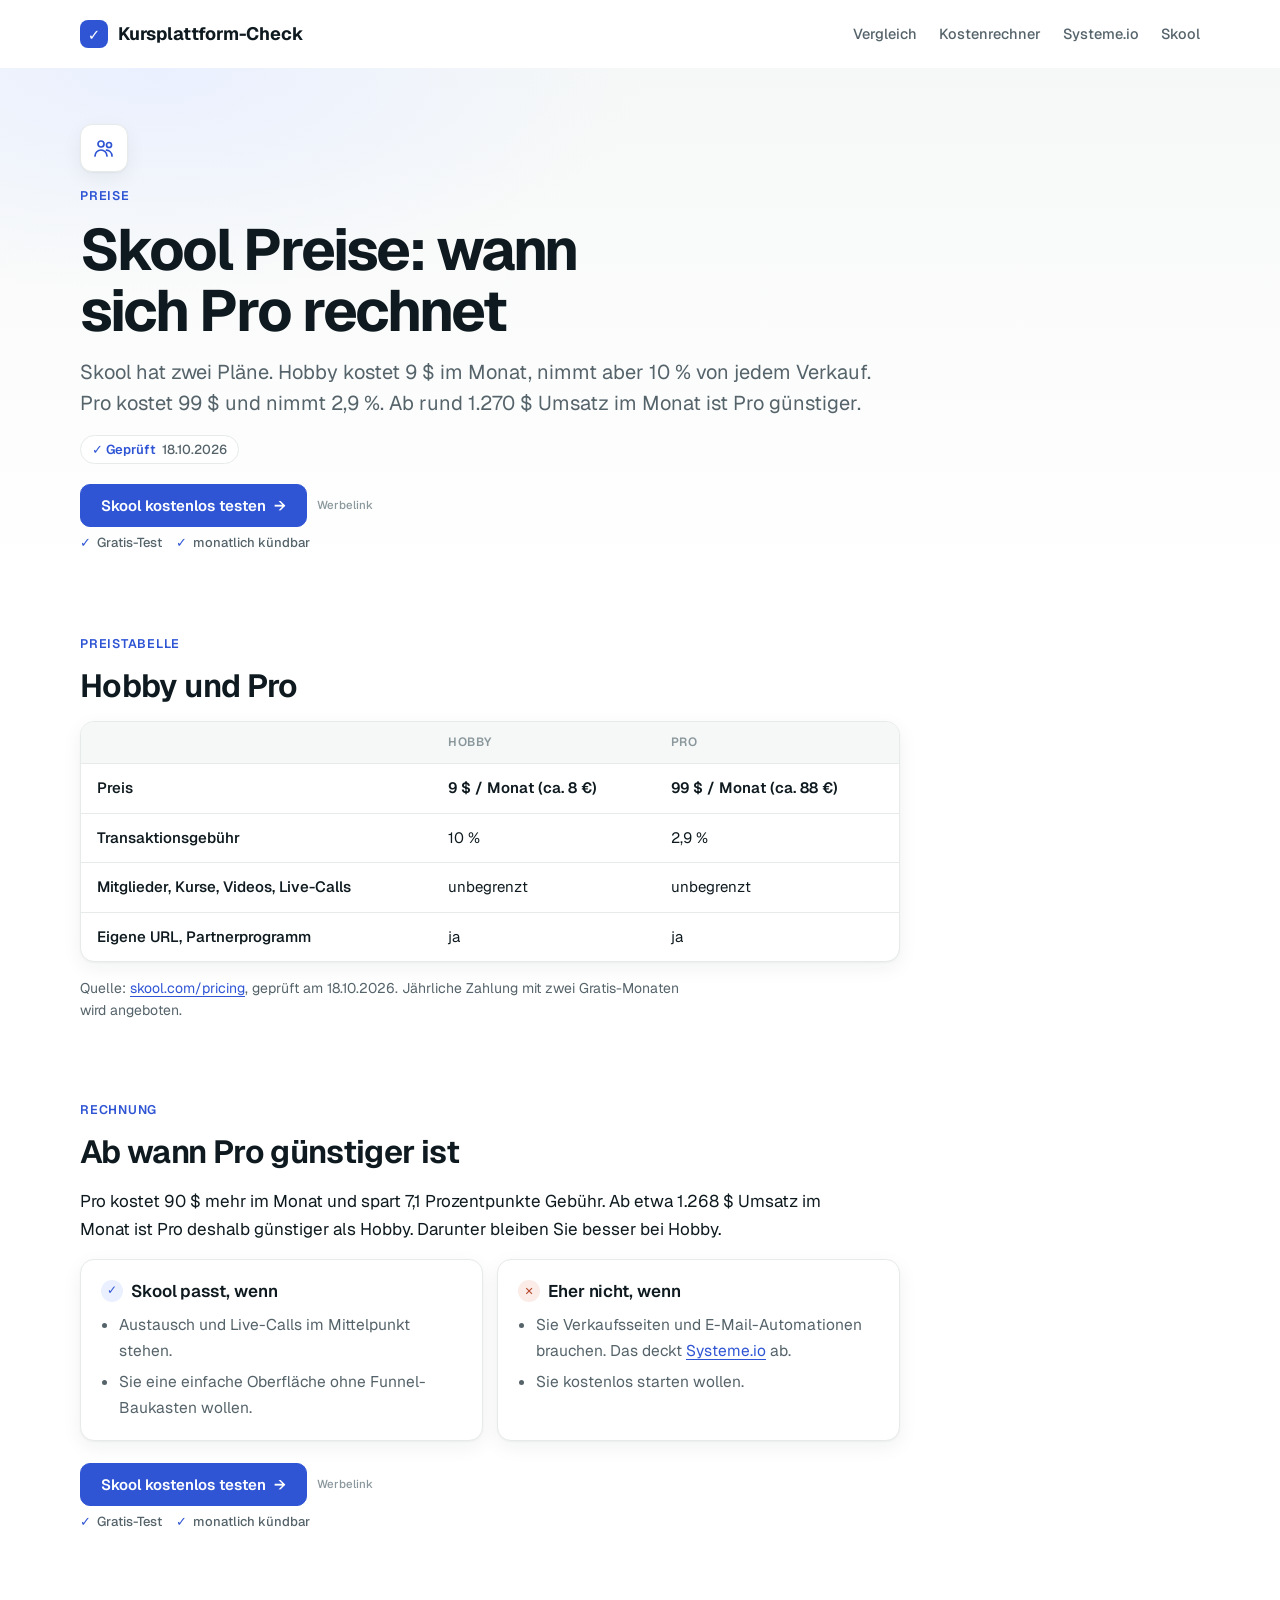
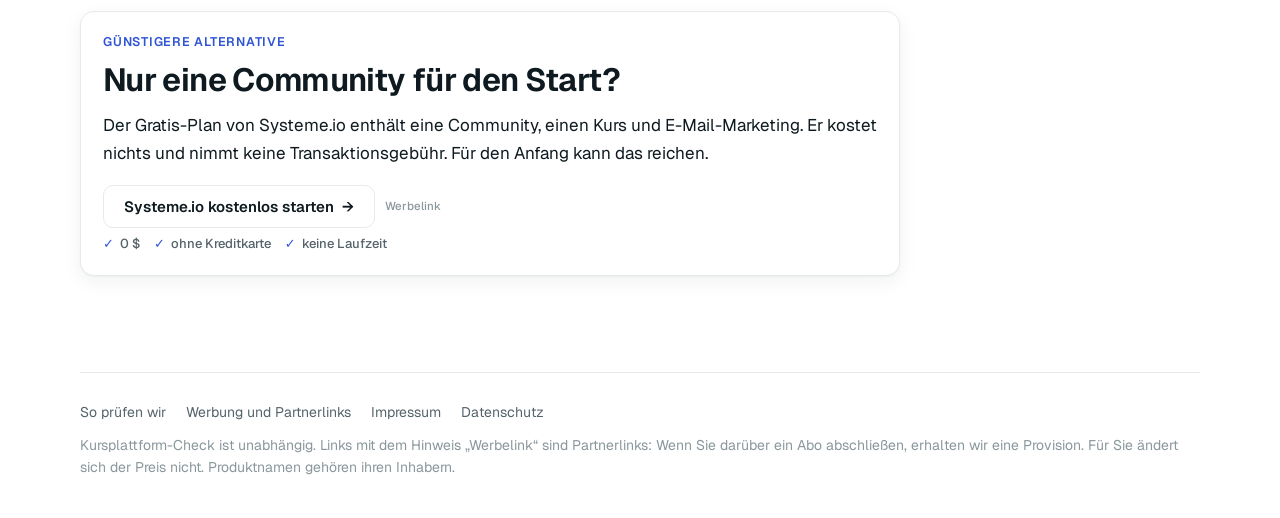
<file: skool-preise.html>
<!doctype html>
<html lang="de">
<head>
<meta charset="utf-8">
<meta name="viewport" content="width=device-width, initial-scale=1, viewport-fit=cover">
<title>Skool Preise 2026: Hobby oder Pro und die Gebühren</title>
<meta name="description" content="Skool kostet 9 $ (Hobby, 10 % Transaktionsgebühr) oder 99 $ pro Monat (Pro, 2,9 %). Ab wann sich Pro lohnt und für wen Skool passt. Geprüft am 18.10.2026.">
<link rel="canonical" href="https://kursplattformcheck.com/skool-preise">
<link rel="icon" href="/favicon.svg" type="image/svg+xml">
<meta property="og:type" content="article"><meta property="og:site_name" content="Kursplattform-Check"><meta property="og:title" content="Skool Preise 2026: Hobby oder Pro und die Gebühren"><meta property="og:description" content="Skool kostet 9 $ (Hobby, 10 % Transaktionsgebühr) oder 99 $ pro Monat (Pro, 2,9 %). Ab wann sich Pro lohnt und für wen Skool passt. Geprüft am 18.10.2026."><meta property="og:url" content="https://kursplattformcheck.com/skool-preise"><meta property="og:locale" content="de_DE">
<script type="application/ld+json">{"@context": "https://schema.org", "@type": "WebPage", "name": "Skool Preise 2026: Hobby oder Pro und die Gebühren", "description": "Skool kostet 9 $ (Hobby, 10 % Transaktionsgebühr) oder 99 $ pro Monat (Pro, 2,9 %). Ab wann sich Pro lohnt und für wen Skool passt. Geprüft am 18.10.2026.", "url": "https://kursplattformcheck.com/skool-preise", "inLanguage": "de", "dateModified": "2026-10-18", "publisher": {"@type": "Organization", "name": "Kursplattform-Check", "url": "https://kursplattformcheck.com/"}}</script>
<link rel="preconnect" href="https://fonts.googleapis.com">
<link rel="preconnect" href="https://fonts.gstatic.com" crossorigin>
<link rel="stylesheet" href="https://fonts.googleapis.com/css2?family=Geist:wght@400;500;600;700&family=Geist+Mono:wght@500&display=swap">
<link rel="stylesheet" href="/styles.css">
</head>
<body>
<div class="wrap">
  <header class="mast">
    <a class="logo" href="/"><span class="tick" aria-hidden="true">✓</span>Kursplattform-Check</a>
    <nav class="nav" aria-label="Hauptnavigation">
      <a href="/online-kurs-plattformen-vergleich">Vergleich</a>
      <a href="/kostenrechner">Kostenrechner</a>
      <a href="/systeme-io">Systeme.io</a>
      <a href="/skool-preise">Skool</a>
    </nav>
  </header>
  <main>
    <div class="hero">
      <div class="badge-icon"><svg viewBox="0 0 24 24" fill="none" stroke="currentColor" stroke-width="1.7" stroke-linecap="round" stroke-linejoin="round" aria-hidden="true"><circle cx="9" cy="8" r="3"/><circle cx="17" cy="9" r="2.5"/><path d="M3 20c0-3.3 2.7-6 6-6s6 2.7 6 6M14.5 14.2c3 .2 5.5 2.6 5.5 5.8"/></svg></div>
      <p class="eyebrow">Preise</p>
      <h1>Skool Preise: wann sich Pro rechnet</h1>
      <p class="lede">Skool hat zwei Pläne. Hobby kostet 9 $ im Monat, nimmt aber 10 % von jedem Verkauf. Pro kostet 99 $ und nimmt 2,9 %. Ab rund 1.270 $ Umsatz im Monat ist Pro günstiger.</p>
      <div class="actions"><span class="stamp"><span>Geprüft</span><span>18.10.2026</span></span></div>
      <div class="cta"><div class="actions"><a class="btn" href="/go/skool" rel="sponsored nofollow">Skool kostenlos testen <span aria-hidden="true">→</span></a><span class="aff">Werbelink</span></div><ul class="assure"><li>Gratis-Test</li><li>monatlich kündbar</li></ul></div>
    </div>
    <section aria-labelledby="sk-h">
      <p class="eyebrow">Preistabelle</p>
      <h2 id="sk-h">Hobby und Pro</h2>
      <div class="sheet"><table>
        <thead><tr><th></th><th>Hobby</th><th>Pro</th></tr></thead>
        <tbody>
          <tr><td>Preis</td><td class="num">9 $ / Monat (ca. 8 €)</td><td class="num">99 $ / Monat (ca. 88 €)</td></tr>
          <tr><td>Transaktionsgebühr</td><td>10 %</td><td>2,9 %</td></tr>
          <tr><td>Mitglieder, Kurse, Videos, Live-Calls</td><td>unbegrenzt</td><td>unbegrenzt</td></tr>
          <tr><td>Eigene URL, Partnerprogramm</td><td>ja</td><td>ja</td></tr>
        </tbody></table></div>
      <p class="small">Quelle: <a href="https://www.skool.com/pricing">skool.com/pricing</a>, geprüft am 18.10.2026. Jährliche Zahlung mit zwei Gratis-Monaten wird angeboten.</p>
    </section>

    <section aria-labelledby="be-h">
      <p class="eyebrow">Rechnung</p>
      <h2 id="be-h">Ab wann Pro günstiger ist</h2>
      <p>Pro kostet 90 $ mehr im Monat und spart 7,1 Prozentpunkte Gebühr. Ab etwa 1.268 $ Umsatz im Monat ist Pro deshalb günstiger als Hobby. Darunter bleiben Sie besser bei Hobby.</p>
      <div class="fit">
        <div><h3>Skool passt, wenn</h3><ul><li>Austausch und Live-Calls im Mittelpunkt stehen.</li><li>Sie eine einfache Oberfläche ohne Funnel-Baukasten wollen.</li></ul></div>
        <div><h3>Eher nicht, wenn</h3><ul><li>Sie Verkaufsseiten und E-Mail-Automationen brauchen. Das deckt <a href="/systeme-io">Systeme.io</a> ab.</li><li>Sie kostenlos starten wollen.</li></ul></div>
      </div>
      <div class="cta"><div class="actions"><a class="btn" href="/go/skool" rel="sponsored nofollow">Skool kostenlos testen <span aria-hidden="true">→</span></a><span class="aff">Werbelink</span></div><ul class="assure"><li>Gratis-Test</li><li>monatlich kündbar</li></ul></div>
    </section>

    <section aria-labelledby="alt-h">
      <div class="alert">
        <p class="eyebrow">Günstigere Alternative</p>
        <h2 id="alt-h">Nur eine Community für den Start?</h2>
        <p>Der Gratis-Plan von Systeme.io enthält eine Community, einen Kurs und E-Mail-Marketing. Er kostet nichts und nimmt keine Transaktionsgebühr. Für den Anfang kann das reichen.</p>
        <div class="cta"><div class="actions"><a class="btn ghost" href="/go/systeme" rel="sponsored nofollow">Systeme.io kostenlos starten <span aria-hidden="true">→</span></a><span class="aff">Werbelink</span></div><ul class="assure"><li>0 $</li><li>ohne Kreditkarte</li><li>keine Laufzeit</li></ul></div>
      </div>
    </section>
  </main>

  <footer>
    <nav aria-label="Fußzeile"><a href="/so-pruefen-wir">So prüfen wir</a><a href="/so-pruefen-wir#werbung">Werbung und Partnerlinks</a><a href="/impressum">Impressum</a><a href="/datenschutz">Datenschutz</a></nav>
    <p>Kursplattform-Check ist unabhängig. Links mit dem Hinweis „Werbelink“ sind Partnerlinks: Wenn Sie darüber ein Abo abschließen, erhalten wir eine Provision. Für Sie ändert sich der Preis nicht. Produktnamen gehören ihren Inhabern.</p>
  </footer>
</div>
<script defer src="https://static.cloudflareinsights.com/beacon.min.js" data-cf-beacon='{"token": "96a911f5229b49dcb7c560c0ac0df2f9"}'></script>
</body>
</html>
</file>
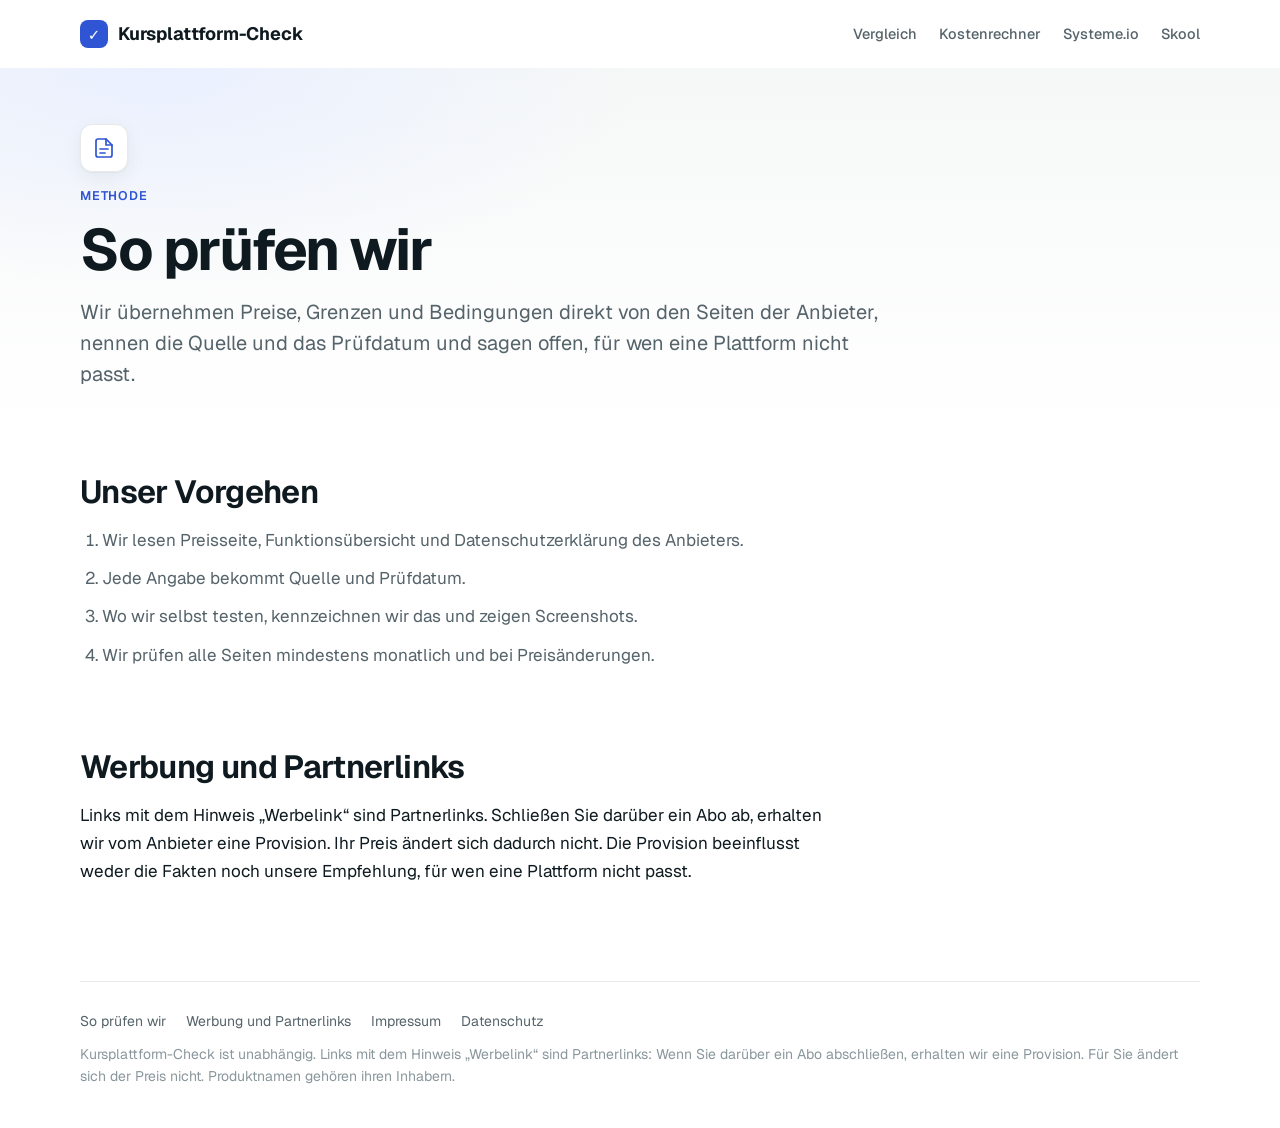
<file: so-pruefen-wir.html>
<!doctype html>
<html lang="de">
<head>
<meta charset="utf-8">
<meta name="viewport" content="width=device-width, initial-scale=1, viewport-fit=cover">
<title>So prüfen wir: Quellen, Prüfdatum und Partnerlinks</title>
<meta name="description" content="Wie Kursplattform-Check Preise und Funktionen prüft und wie wir mit Partnerlinks Geld verdienen.">
<link rel="canonical" href="https://kursplattformcheck.com/so-pruefen-wir">
<link rel="icon" href="/favicon.svg" type="image/svg+xml">
<meta property="og:type" content="article"><meta property="og:site_name" content="Kursplattform-Check"><meta property="og:title" content="So prüfen wir: Quellen, Prüfdatum und Partnerlinks"><meta property="og:description" content="Wie Kursplattform-Check Preise und Funktionen prüft und wie wir mit Partnerlinks Geld verdienen."><meta property="og:url" content="https://kursplattformcheck.com/so-pruefen-wir"><meta property="og:locale" content="de_DE">
<script type="application/ld+json">{"@context": "https://schema.org", "@type": "WebPage", "name": "So prüfen wir: Quellen, Prüfdatum und Partnerlinks", "description": "Wie Kursplattform-Check Preise und Funktionen prüft und wie wir mit Partnerlinks Geld verdienen.", "url": "https://kursplattformcheck.com/so-pruefen-wir", "inLanguage": "de", "dateModified": "2026-10-18", "publisher": {"@type": "Organization", "name": "Kursplattform-Check", "url": "https://kursplattformcheck.com/"}}</script>
<link rel="preconnect" href="https://fonts.googleapis.com">
<link rel="preconnect" href="https://fonts.gstatic.com" crossorigin>
<link rel="stylesheet" href="https://fonts.googleapis.com/css2?family=Geist:wght@400;500;600;700&family=Geist+Mono:wght@500&display=swap">
<link rel="stylesheet" href="/styles.css">
</head>
<body>
<div class="wrap">
  <header class="mast">
    <a class="logo" href="/"><span class="tick" aria-hidden="true">✓</span>Kursplattform-Check</a>
    <nav class="nav" aria-label="Hauptnavigation">
      <a href="/online-kurs-plattformen-vergleich">Vergleich</a>
      <a href="/kostenrechner">Kostenrechner</a>
      <a href="/systeme-io">Systeme.io</a>
      <a href="/skool-preise">Skool</a>
    </nav>
  </header>
  <main>
    <div class="hero">
      <div class="badge-icon"><svg viewBox="0 0 24 24" fill="none" stroke="currentColor" stroke-width="1.7" stroke-linecap="round" stroke-linejoin="round" aria-hidden="true"><path d="M14 3H6a2 2 0 0 0-2 2v14a2 2 0 0 0 2 2h12a2 2 0 0 0 2-2V9z"/><path d="M14 3v6h6M8 13h8M8 17h5"/></svg></div>
      <p class="eyebrow">Methode</p>
      <h1>So prüfen wir</h1>
      <p class="lede">Wir übernehmen Preise, Grenzen und Bedingungen direkt von den Seiten der Anbieter, nennen die Quelle und das Prüfdatum und sagen offen, für wen eine Plattform nicht passt.</p>
      
      
    </div>
    <section aria-labelledby="m-h">
      <h2 id="m-h">Unser Vorgehen</h2>
      <ol class="steps">
        <li>Wir lesen Preisseite, Funktionsübersicht und Datenschutzerklärung des Anbieters.</li>
        <li>Jede Angabe bekommt Quelle und Prüfdatum.</li>
        <li>Wo wir selbst testen, kennzeichnen wir das und zeigen Screenshots.</li>
        <li>Wir prüfen alle Seiten mindestens monatlich und bei Preisänderungen.</li>
      </ol>
    </section>
    <section id="werbung" aria-labelledby="w-h">
      <h2 id="w-h">Werbung und Partnerlinks</h2>
      <p>Links mit dem Hinweis „Werbelink“ sind Partnerlinks. Schließen Sie darüber ein Abo ab, erhalten wir vom Anbieter eine Provision. Ihr Preis ändert sich dadurch nicht. Die Provision beeinflusst weder die Fakten noch unsere Empfehlung, für wen eine Plattform nicht passt.</p>
    </section>
  </main>

  <footer>
    <nav aria-label="Fußzeile"><a href="/so-pruefen-wir">So prüfen wir</a><a href="/so-pruefen-wir#werbung">Werbung und Partnerlinks</a><a href="/impressum">Impressum</a><a href="/datenschutz">Datenschutz</a></nav>
    <p>Kursplattform-Check ist unabhängig. Links mit dem Hinweis „Werbelink“ sind Partnerlinks: Wenn Sie darüber ein Abo abschließen, erhalten wir eine Provision. Für Sie ändert sich der Preis nicht. Produktnamen gehören ihren Inhabern.</p>
  </footer>
</div>
<script defer src="https://static.cloudflareinsights.com/beacon.min.js" data-cf-beacon='{"token": "96a911f5229b49dcb7c560c0ac0df2f9"}'></script>
</body>
</html>
</file>
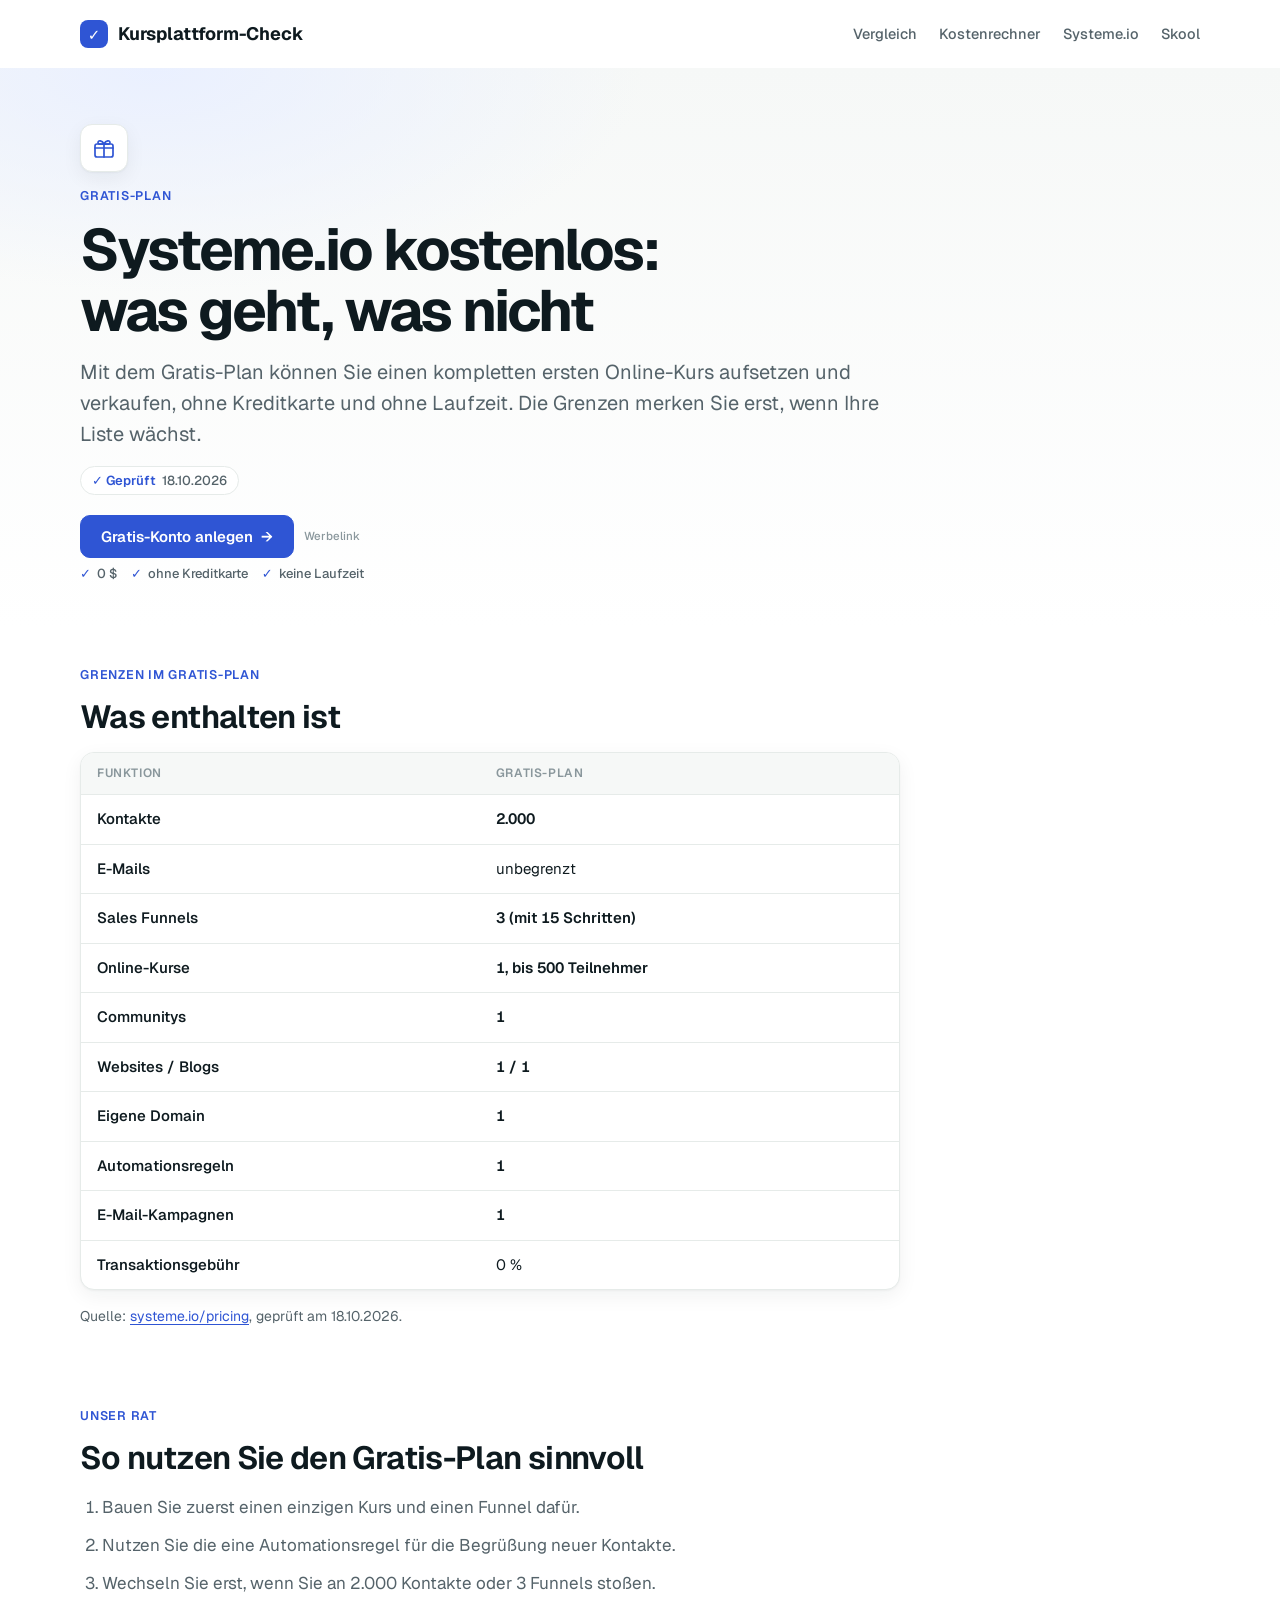
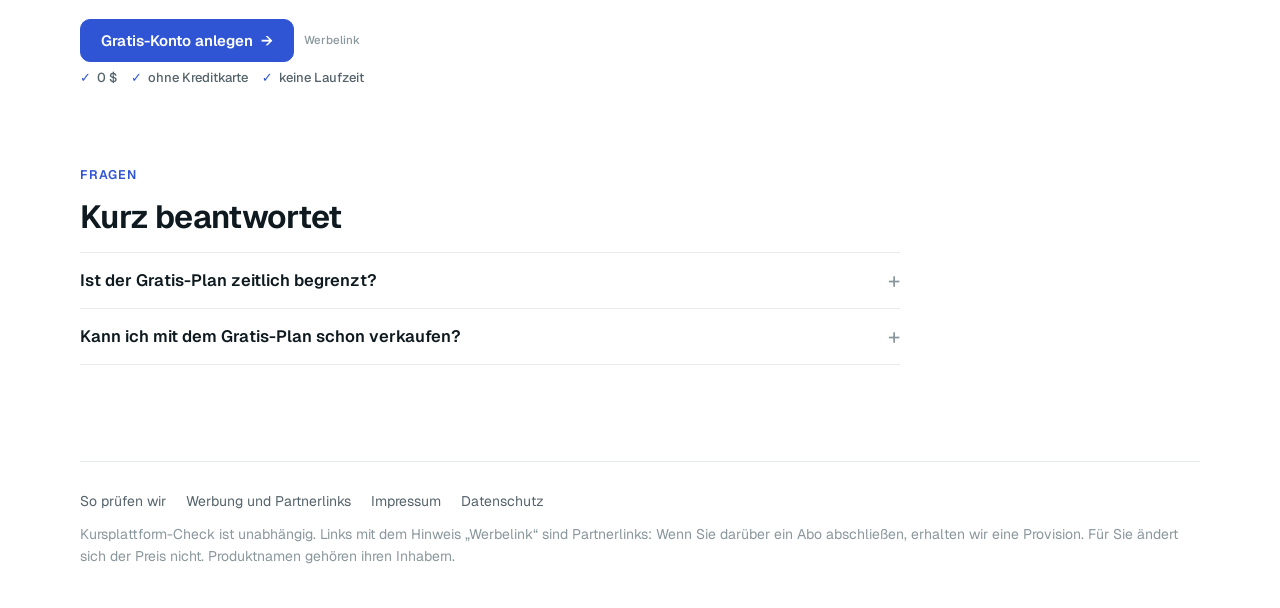
<file: systeme-io-kostenlos.html>
<!doctype html>
<html lang="de">
<head>
<meta charset="utf-8">
<meta name="viewport" content="width=device-width, initial-scale=1, viewport-fit=cover">
<title>Systeme.io kostenlos: was der Gratis-Plan wirklich kann</title>
<meta name="description" content="Was der kostenlose Plan von Systeme.io kann und wo die Grenzen liegen: 2.000 Kontakte, 3 Funnels, 1 Kurs, 500 Teilnehmer. Geprüft am 18.10.2026.">
<link rel="canonical" href="https://kursplattformcheck.com/systeme-io-kostenlos">
<link rel="icon" href="/favicon.svg" type="image/svg+xml">
<meta property="og:type" content="article"><meta property="og:site_name" content="Kursplattform-Check"><meta property="og:title" content="Systeme.io kostenlos: was der Gratis-Plan wirklich kann"><meta property="og:description" content="Was der kostenlose Plan von Systeme.io kann und wo die Grenzen liegen: 2.000 Kontakte, 3 Funnels, 1 Kurs, 500 Teilnehmer. Geprüft am 18.10.2026."><meta property="og:url" content="https://kursplattformcheck.com/systeme-io-kostenlos"><meta property="og:locale" content="de_DE">
<script type="application/ld+json">{"@context": "https://schema.org", "@type": "WebPage", "name": "Systeme.io kostenlos: was der Gratis-Plan wirklich kann", "description": "Was der kostenlose Plan von Systeme.io kann und wo die Grenzen liegen: 2.000 Kontakte, 3 Funnels, 1 Kurs, 500 Teilnehmer. Geprüft am 18.10.2026.", "url": "https://kursplattformcheck.com/systeme-io-kostenlos", "inLanguage": "de", "dateModified": "2026-10-18", "publisher": {"@type": "Organization", "name": "Kursplattform-Check", "url": "https://kursplattformcheck.com/"}}</script><script type="application/ld+json">{"@context": "https://schema.org", "@type": "FAQPage", "mainEntity": [{"@type": "Question", "name": "Ist der Gratis-Plan zeitlich begrenzt?", "acceptedAnswer": {"@type": "Answer", "text": "Nein. Laut Anbieter läuft er unbegrenzt."}}, {"@type": "Question", "name": "Kann ich mit dem Gratis-Plan schon verkaufen?", "acceptedAnswer": {"@type": "Answer", "text": "Ja. Zahlungen über Stripe und PayPal sind enthalten, Systeme.io nimmt 0 % Transaktionsgebühr."}}]}</script>
<link rel="preconnect" href="https://fonts.googleapis.com">
<link rel="preconnect" href="https://fonts.gstatic.com" crossorigin>
<link rel="stylesheet" href="https://fonts.googleapis.com/css2?family=Geist:wght@400;500;600;700&family=Geist+Mono:wght@500&display=swap">
<link rel="stylesheet" href="/styles.css">
</head>
<body>
<div class="wrap">
  <header class="mast">
    <a class="logo" href="/"><span class="tick" aria-hidden="true">✓</span>Kursplattform-Check</a>
    <nav class="nav" aria-label="Hauptnavigation">
      <a href="/online-kurs-plattformen-vergleich">Vergleich</a>
      <a href="/kostenrechner">Kostenrechner</a>
      <a href="/systeme-io">Systeme.io</a>
      <a href="/skool-preise">Skool</a>
    </nav>
  </header>
  <main>
    <div class="hero">
      <div class="badge-icon"><svg viewBox="0 0 24 24" fill="none" stroke="currentColor" stroke-width="1.7" stroke-linecap="round" stroke-linejoin="round" aria-hidden="true"><rect x="3" y="8" width="18" height="13" rx="2"/><path d="M12 8v13M3 12h18M12 8c-2-4-6-4-6-1.5S9 8 12 8zm0 0c2-4 6-4 6-1.5S15 8 12 8z"/></svg></div>
      <p class="eyebrow">Gratis-Plan</p>
      <h1>Systeme.io kostenlos: was geht, was nicht</h1>
      <p class="lede">Mit dem Gratis-Plan können Sie einen kompletten ersten Online-Kurs aufsetzen und verkaufen, ohne Kreditkarte und ohne Laufzeit. Die Grenzen merken Sie erst, wenn Ihre Liste wächst.</p>
      <div class="actions"><span class="stamp"><span>Geprüft</span><span>18.10.2026</span></span></div>
      <div class="cta"><div class="actions"><a class="btn" href="/go/systeme" rel="sponsored nofollow">Gratis-Konto anlegen <span aria-hidden="true">→</span></a><span class="aff">Werbelink</span></div><ul class="assure"><li>0 $</li><li>ohne Kreditkarte</li><li>keine Laufzeit</li></ul></div>
    </div>
    <section aria-labelledby="g-h">
      <p class="eyebrow">Grenzen im Gratis-Plan</p>
      <h2 id="g-h">Was enthalten ist</h2>
      <div class="sheet"><table>
        <thead><tr><th>Funktion</th><th>Gratis-Plan</th></tr></thead>
        <tbody>
          <tr><td>Kontakte</td><td class="num">2.000</td></tr><tr><td>E-Mails</td><td>unbegrenzt</td></tr>
          <tr><td>Sales Funnels</td><td class="num">3 (mit 15 Schritten)</td></tr><tr><td>Online-Kurse</td><td class="num">1, bis 500 Teilnehmer</td></tr>
          <tr><td>Communitys</td><td class="num">1</td></tr><tr><td>Websites / Blogs</td><td class="num">1 / 1</td></tr>
          <tr><td>Eigene Domain</td><td class="num">1</td></tr><tr><td>Automationsregeln</td><td class="num">1</td></tr>
          <tr><td>E-Mail-Kampagnen</td><td class="num">1</td></tr><tr><td>Transaktionsgebühr</td><td>0 %</td></tr>
        </tbody></table></div>
      <p class="small">Quelle: <a href="https://systeme.io/pricing">systeme.io/pricing</a>, geprüft am 18.10.2026.</p>
    </section>

    <section aria-labelledby="r-h">
      <p class="eyebrow">Unser Rat</p>
      <h2 id="r-h">So nutzen Sie den Gratis-Plan sinnvoll</h2>
      <ol class="steps">
        <li>Bauen Sie zuerst einen einzigen Kurs und einen Funnel dafür.</li>
        <li>Nutzen Sie die eine Automationsregel für die Begrüßung neuer Kontakte.</li>
        <li>Wechseln Sie erst, wenn Sie an 2.000 Kontakte oder 3 Funnels stoßen.</li>
      </ol>
      <div class="cta"><div class="actions"><a class="btn" href="/go/systeme" rel="sponsored nofollow">Gratis-Konto anlegen <span aria-hidden="true">→</span></a><span class="aff">Werbelink</span></div><ul class="assure"><li>0 $</li><li>ohne Kreditkarte</li><li>keine Laufzeit</li></ul></div>
    </section>
    <section aria-labelledby="faq-h">
      <p class="eyebrow">Fragen</p>
      <h2 id="faq-h">Kurz beantwortet</h2>
      <div class="faq">
        <details><summary>Ist der Gratis-Plan zeitlich begrenzt?</summary><p>Nein. Laut Anbieter läuft er unbegrenzt.</p></details>
        <details><summary>Kann ich mit dem Gratis-Plan schon verkaufen?</summary><p>Ja. Zahlungen über Stripe und PayPal sind enthalten, Systeme.io nimmt 0 % Transaktionsgebühr.</p></details>
      </div>
    </section>
  </main>

  <footer>
    <nav aria-label="Fußzeile"><a href="/so-pruefen-wir">So prüfen wir</a><a href="/so-pruefen-wir#werbung">Werbung und Partnerlinks</a><a href="/impressum">Impressum</a><a href="/datenschutz">Datenschutz</a></nav>
    <p>Kursplattform-Check ist unabhängig. Links mit dem Hinweis „Werbelink“ sind Partnerlinks: Wenn Sie darüber ein Abo abschließen, erhalten wir eine Provision. Für Sie ändert sich der Preis nicht. Produktnamen gehören ihren Inhabern.</p>
  </footer>
</div>
<div class="stickybar" id="sb" hidden><span class="sb-t"><b>Systeme.io</b> · 0 $<span class="sb-x"> · ohne Kreditkarte</span></span><span class="sb-a"><a class="btn" href="/go/systeme" rel="sponsored nofollow">Kostenlos starten</a><span class="aff">Werbelink</span></span></div>
<script>(function(){var b=document.getElementById("sb"),f=document.querySelector("footer");function u(){var r=f.getBoundingClientRect().top<innerHeight;b.hidden=scrollY<600||r}addEventListener("scroll",u,{passive:true});u()})();</script>
<script defer src="https://static.cloudflareinsights.com/beacon.min.js" data-cf-beacon='{"token": "96a911f5229b49dcb7c560c0ac0df2f9"}'></script>
</body>
</html>
</file>
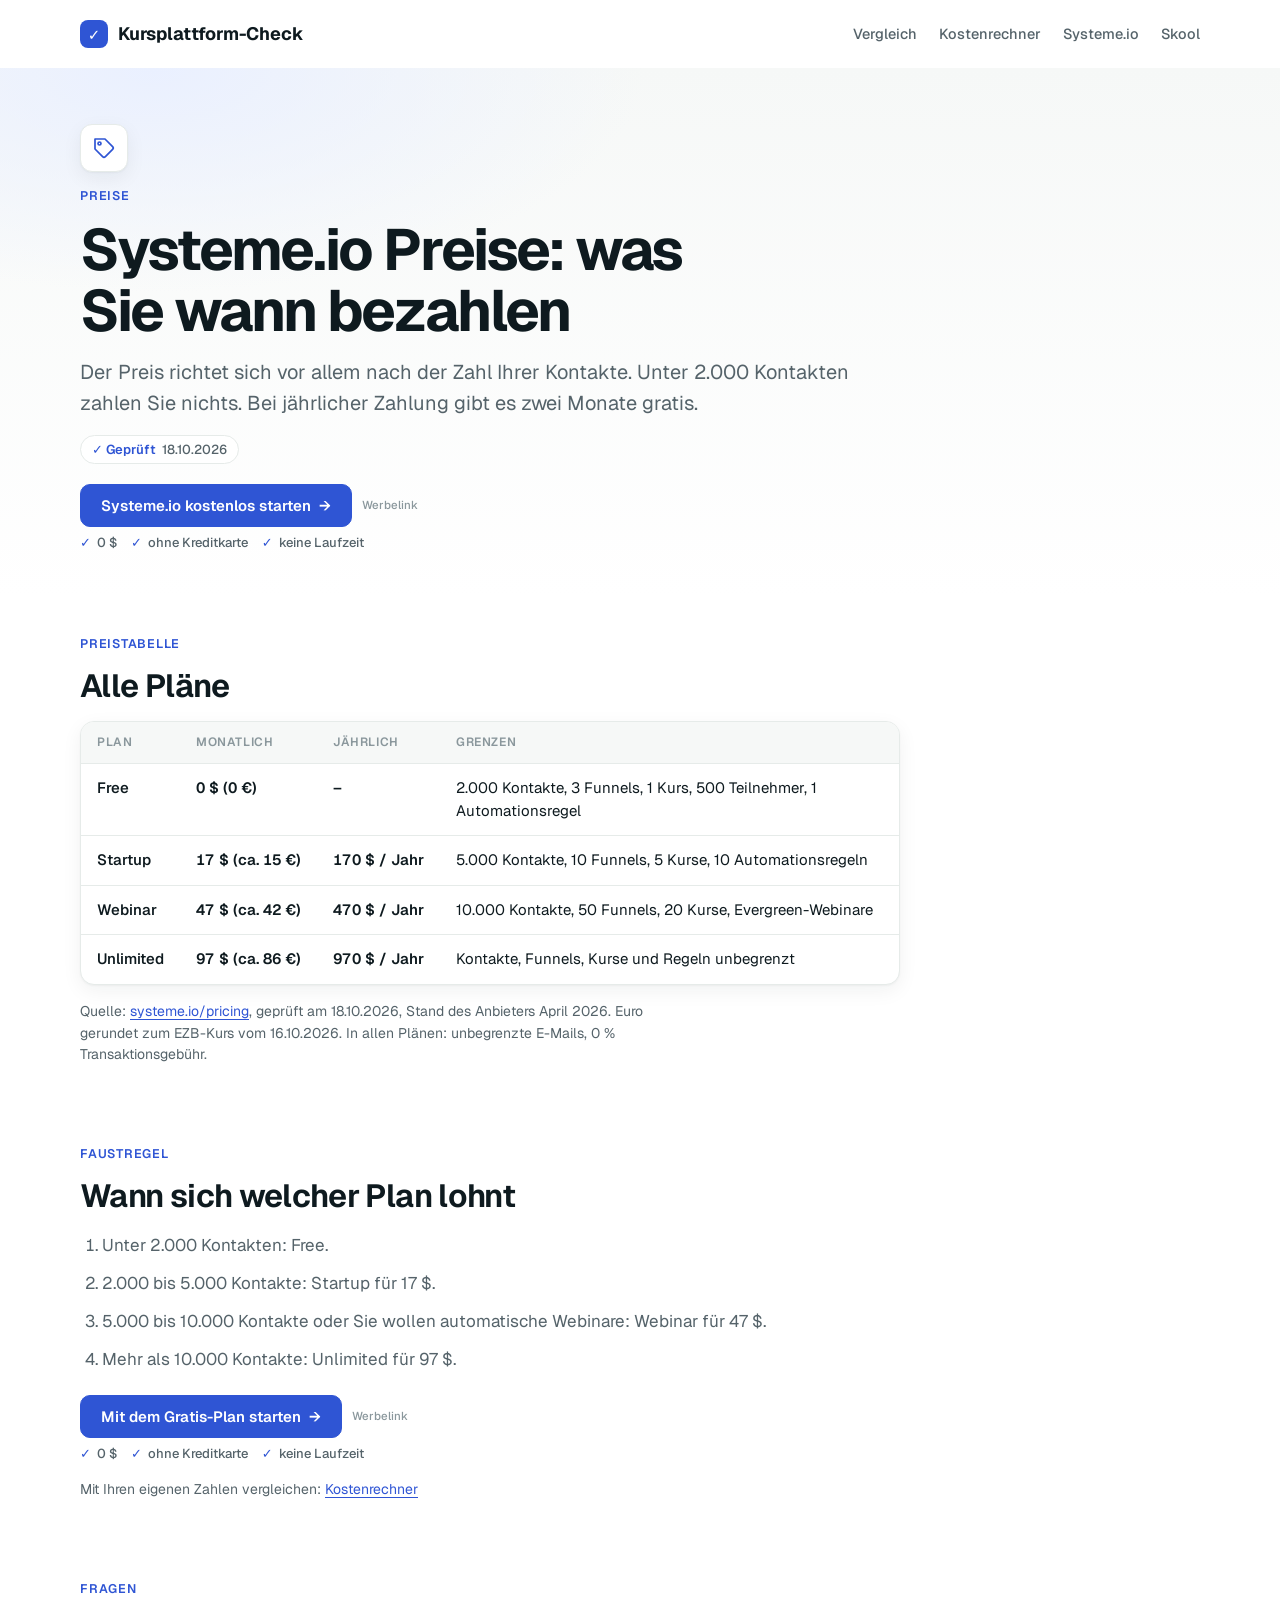
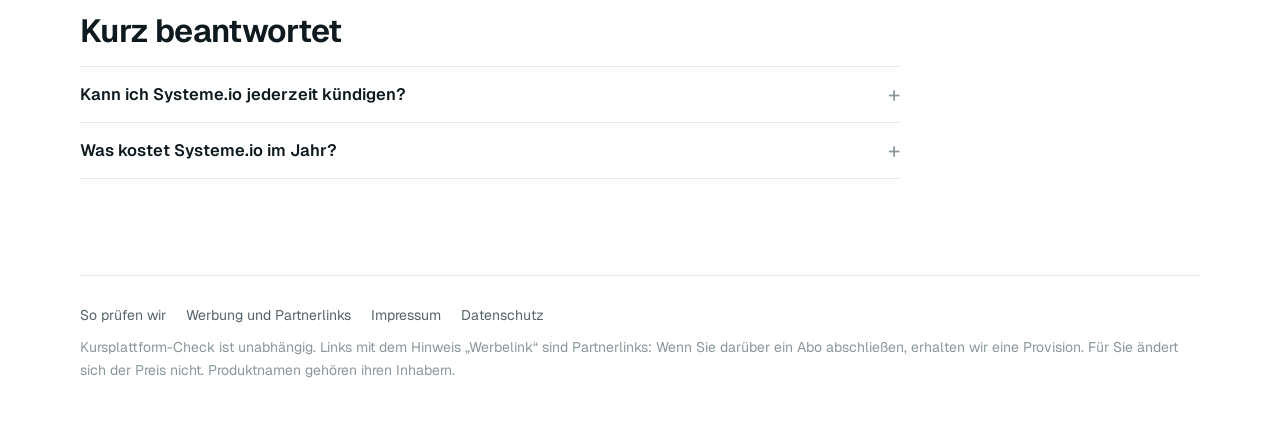
<file: systeme-io-preise.html>
<!doctype html>
<html lang="de">
<head>
<meta charset="utf-8">
<meta name="viewport" content="width=device-width, initial-scale=1, viewport-fit=cover">
<title>Systeme.io Preise 2026: alle Pläne und Grenzen erklärt</title>
<meta name="description" content="Systeme.io Preise: Free 0 $, Startup 17 $, Webinar 47 $, Unlimited 97 $ pro Monat. Grenzen, Jahrespreise und wann sich ein Upgrade lohnt. Geprüft am 18.10.2026.">
<link rel="canonical" href="https://kursplattformcheck.com/systeme-io-preise">
<link rel="icon" href="/favicon.svg" type="image/svg+xml">
<meta property="og:type" content="article"><meta property="og:site_name" content="Kursplattform-Check"><meta property="og:title" content="Systeme.io Preise 2026: alle Pläne und Grenzen erklärt"><meta property="og:description" content="Systeme.io Preise: Free 0 $, Startup 17 $, Webinar 47 $, Unlimited 97 $ pro Monat. Grenzen, Jahrespreise und wann sich ein Upgrade lohnt. Geprüft am 18.10.2026."><meta property="og:url" content="https://kursplattformcheck.com/systeme-io-preise"><meta property="og:locale" content="de_DE">
<script type="application/ld+json">{"@context": "https://schema.org", "@type": "WebPage", "name": "Systeme.io Preise 2026: alle Pläne und Grenzen erklärt", "description": "Systeme.io Preise: Free 0 $, Startup 17 $, Webinar 47 $, Unlimited 97 $ pro Monat. Grenzen, Jahrespreise und wann sich ein Upgrade lohnt. Geprüft am 18.10.2026.", "url": "https://kursplattformcheck.com/systeme-io-preise", "inLanguage": "de", "dateModified": "2026-10-18", "publisher": {"@type": "Organization", "name": "Kursplattform-Check", "url": "https://kursplattformcheck.com/"}}</script><script type="application/ld+json">{"@context": "https://schema.org", "@type": "FAQPage", "mainEntity": [{"@type": "Question", "name": "Kann ich Systeme.io jederzeit kündigen?", "acceptedAnswer": {"@type": "Answer", "text": "Ja. Laut Anbieter läuft der bezahlte Plan bis zum nächsten Abrechnungsdatum weiter, danach fällt das Konto auf den Gratis-Plan zurück."}}, {"@type": "Question", "name": "Was kostet Systeme.io im Jahr?", "acceptedAnswer": {"@type": "Answer", "text": "Startup 170 $, Webinar 470 $, Unlimited 970 $ bei jährlicher Zahlung. Das entspricht zwei Gratis-Monaten."}}]}</script>
<link rel="preconnect" href="https://fonts.googleapis.com">
<link rel="preconnect" href="https://fonts.gstatic.com" crossorigin>
<link rel="stylesheet" href="https://fonts.googleapis.com/css2?family=Geist:wght@400;500;600;700&family=Geist+Mono:wght@500&display=swap">
<link rel="stylesheet" href="/styles.css">
</head>
<body>
<div class="wrap">
  <header class="mast">
    <a class="logo" href="/"><span class="tick" aria-hidden="true">✓</span>Kursplattform-Check</a>
    <nav class="nav" aria-label="Hauptnavigation">
      <a href="/online-kurs-plattformen-vergleich">Vergleich</a>
      <a href="/kostenrechner">Kostenrechner</a>
      <a href="/systeme-io">Systeme.io</a>
      <a href="/skool-preise">Skool</a>
    </nav>
  </header>
  <main>
    <div class="hero">
      <div class="badge-icon"><svg viewBox="0 0 24 24" fill="none" stroke="currentColor" stroke-width="1.7" stroke-linecap="round" stroke-linejoin="round" aria-hidden="true"><path d="M20.6 13.4l-7.2 7.2a2 2 0 0 1-2.8 0L3 13V3h10l7.6 7.6a2 2 0 0 1 0 2.8z"/><circle cx="7.5" cy="7.5" r="1.5"/></svg></div>
      <p class="eyebrow">Preise</p>
      <h1>Systeme.io Preise: was Sie wann bezahlen</h1>
      <p class="lede">Der Preis richtet sich vor allem nach der Zahl Ihrer Kontakte. Unter 2.000 Kontakten zahlen Sie nichts. Bei jährlicher Zahlung gibt es zwei Monate gratis.</p>
      <div class="actions"><span class="stamp"><span>Geprüft</span><span>18.10.2026</span></span></div>
      <div class="cta"><div class="actions"><a class="btn" href="/go/systeme" rel="sponsored nofollow">Systeme.io kostenlos starten <span aria-hidden="true">→</span></a><span class="aff">Werbelink</span></div><ul class="assure"><li>0 $</li><li>ohne Kreditkarte</li><li>keine Laufzeit</li></ul></div>
    </div>
    <section aria-labelledby="pr-h">
      <p class="eyebrow">Preistabelle</p>
      <h2 id="pr-h">Alle Pläne</h2>
      <div class="sheet"><table>
        <thead><tr><th>Plan</th><th>Monatlich</th><th>Jährlich</th><th>Grenzen</th></tr></thead>
        <tbody><tr><td>Free</td><td class="num">0 $ (0 €)</td><td class="num">–</td><td>2.000 Kontakte, 3 Funnels, 1 Kurs, 500 Teilnehmer, 1 Automationsregel</td></tr><tr><td>Startup</td><td class="num">17 $ (ca. 15 €)</td><td class="num">170 $ / Jahr</td><td>5.000 Kontakte, 10 Funnels, 5 Kurse, 10 Automationsregeln</td></tr><tr><td>Webinar</td><td class="num">47 $ (ca. 42 €)</td><td class="num">470 $ / Jahr</td><td>10.000 Kontakte, 50 Funnels, 20 Kurse, Evergreen-Webinare</td></tr><tr><td>Unlimited</td><td class="num">97 $ (ca. 86 €)</td><td class="num">970 $ / Jahr</td><td>Kontakte, Funnels, Kurse und Regeln unbegrenzt</td></tr></tbody></table></div>
      <p class="small">Quelle: <a href="https://systeme.io/pricing">systeme.io/pricing</a>, geprüft am 18.10.2026, Stand des Anbieters April 2026. Euro gerundet zum EZB-Kurs vom 16.10.2026. In allen Plänen: unbegrenzte E-Mails, 0 % Transaktionsgebühr.</p>
    </section>

    <section aria-labelledby="up-h">
      <p class="eyebrow">Faustregel</p>
      <h2 id="up-h">Wann sich welcher Plan lohnt</h2>
      <ol class="steps">
        <li>Unter 2.000 Kontakten: Free.</li>
        <li>2.000 bis 5.000 Kontakte: Startup für 17 $.</li>
        <li>5.000 bis 10.000 Kontakte oder Sie wollen automatische Webinare: Webinar für 47 $.</li>
        <li>Mehr als 10.000 Kontakte: Unlimited für 97 $.</li>
      </ol>
      <div class="cta"><div class="actions"><a class="btn" href="/go/systeme" rel="sponsored nofollow">Mit dem Gratis-Plan starten <span aria-hidden="true">→</span></a><span class="aff">Werbelink</span></div><ul class="assure"><li>0 $</li><li>ohne Kreditkarte</li><li>keine Laufzeit</li></ul></div>
      <p class="small">Mit Ihren eigenen Zahlen vergleichen: <a href="/kostenrechner">Kostenrechner</a></p>
    </section>
    <section aria-labelledby="faq-h">
      <p class="eyebrow">Fragen</p>
      <h2 id="faq-h">Kurz beantwortet</h2>
      <div class="faq">
        <details><summary>Kann ich Systeme.io jederzeit kündigen?</summary><p>Ja. Laut Anbieter läuft der bezahlte Plan bis zum nächsten Abrechnungsdatum weiter, danach fällt das Konto auf den Gratis-Plan zurück.</p></details>
        <details><summary>Was kostet Systeme.io im Jahr?</summary><p>Startup 170 $, Webinar 470 $, Unlimited 970 $ bei jährlicher Zahlung. Das entspricht zwei Gratis-Monaten.</p></details>
      </div>
    </section>
  </main>

  <footer>
    <nav aria-label="Fußzeile"><a href="/so-pruefen-wir">So prüfen wir</a><a href="/so-pruefen-wir#werbung">Werbung und Partnerlinks</a><a href="/impressum">Impressum</a><a href="/datenschutz">Datenschutz</a></nav>
    <p>Kursplattform-Check ist unabhängig. Links mit dem Hinweis „Werbelink“ sind Partnerlinks: Wenn Sie darüber ein Abo abschließen, erhalten wir eine Provision. Für Sie ändert sich der Preis nicht. Produktnamen gehören ihren Inhabern.</p>
  </footer>
</div>
<div class="stickybar" id="sb" hidden><span class="sb-t"><b>Systeme.io</b> · 0 $<span class="sb-x"> · ohne Kreditkarte</span></span><span class="sb-a"><a class="btn" href="/go/systeme" rel="sponsored nofollow">Kostenlos starten</a><span class="aff">Werbelink</span></span></div>
<script>(function(){var b=document.getElementById("sb"),f=document.querySelector("footer");function u(){var r=f.getBoundingClientRect().top<innerHeight;b.hidden=scrollY<600||r}addEventListener("scroll",u,{passive:true});u()})();</script>
<script defer src="https://static.cloudflareinsights.com/beacon.min.js" data-cf-beacon='{"token": "96a911f5229b49dcb7c560c0ac0df2f9"}'></script>
</body>
</html>
</file>
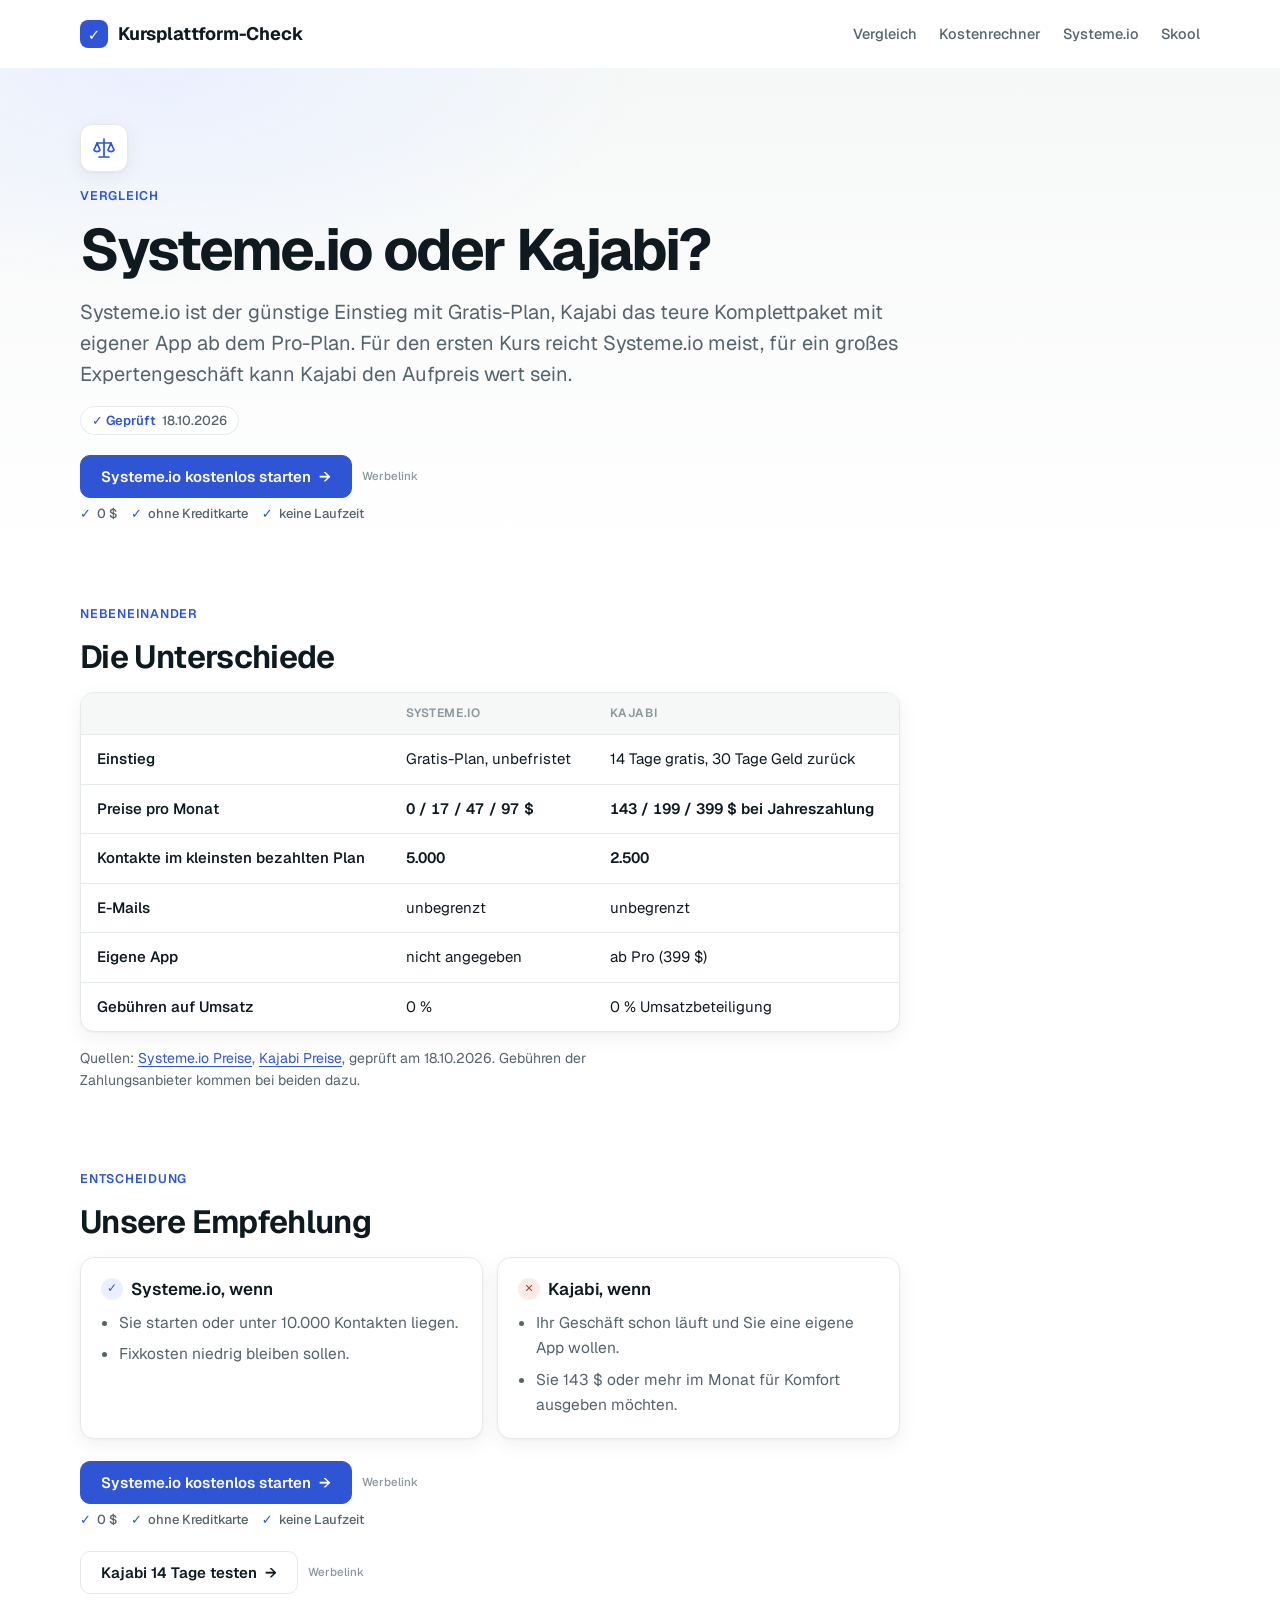
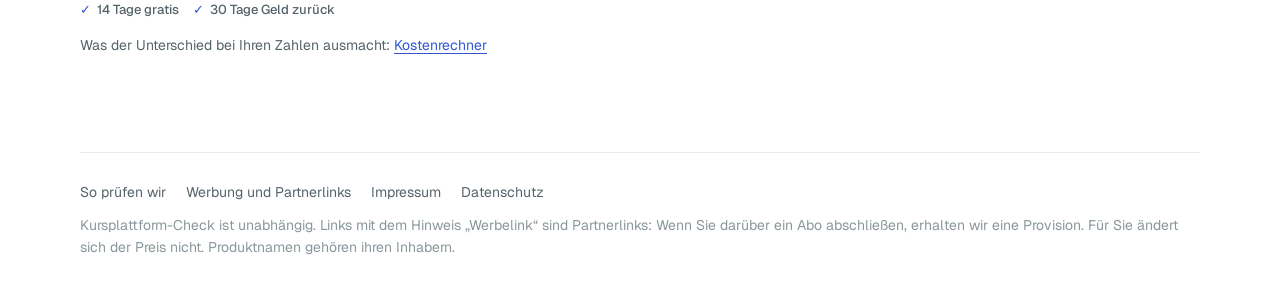
<file: systeme-io-vs-kajabi.html>
<!doctype html>
<html lang="de">
<head>
<meta charset="utf-8">
<meta name="viewport" content="width=device-width, initial-scale=1, viewport-fit=cover">
<title>Systeme.io oder Kajabi? Der Vergleich für Coaches</title>
<meta name="description" content="Systeme.io oder Kajabi: Preise (0 bis 97 $ vs. 143 bis 399 $), Gratis-Plan vs. 14-Tage-Test, Funktionen und für wen sich welches lohnt. Geprüft am 18.10.2026.">
<link rel="canonical" href="https://kursplattformcheck.com/systeme-io-vs-kajabi">
<link rel="icon" href="/favicon.svg" type="image/svg+xml">
<meta property="og:type" content="article"><meta property="og:site_name" content="Kursplattform-Check"><meta property="og:title" content="Systeme.io oder Kajabi? Der Vergleich für Coaches"><meta property="og:description" content="Systeme.io oder Kajabi: Preise (0 bis 97 $ vs. 143 bis 399 $), Gratis-Plan vs. 14-Tage-Test, Funktionen und für wen sich welches lohnt. Geprüft am 18.10.2026."><meta property="og:url" content="https://kursplattformcheck.com/systeme-io-vs-kajabi"><meta property="og:locale" content="de_DE">
<script type="application/ld+json">{"@context": "https://schema.org", "@type": "WebPage", "name": "Systeme.io oder Kajabi? Der Vergleich für Coaches", "description": "Systeme.io oder Kajabi: Preise (0 bis 97 $ vs. 143 bis 399 $), Gratis-Plan vs. 14-Tage-Test, Funktionen und für wen sich welches lohnt. Geprüft am 18.10.2026.", "url": "https://kursplattformcheck.com/systeme-io-vs-kajabi", "inLanguage": "de", "dateModified": "2026-10-18", "publisher": {"@type": "Organization", "name": "Kursplattform-Check", "url": "https://kursplattformcheck.com/"}}</script>
<link rel="preconnect" href="https://fonts.googleapis.com">
<link rel="preconnect" href="https://fonts.gstatic.com" crossorigin>
<link rel="stylesheet" href="https://fonts.googleapis.com/css2?family=Geist:wght@400;500;600;700&family=Geist+Mono:wght@500&display=swap">
<link rel="stylesheet" href="/styles.css">
</head>
<body>
<div class="wrap">
  <header class="mast">
    <a class="logo" href="/"><span class="tick" aria-hidden="true">✓</span>Kursplattform-Check</a>
    <nav class="nav" aria-label="Hauptnavigation">
      <a href="/online-kurs-plattformen-vergleich">Vergleich</a>
      <a href="/kostenrechner">Kostenrechner</a>
      <a href="/systeme-io">Systeme.io</a>
      <a href="/skool-preise">Skool</a>
    </nav>
  </header>
  <main>
    <div class="hero">
      <div class="badge-icon"><svg viewBox="0 0 24 24" fill="none" stroke="currentColor" stroke-width="1.7" stroke-linecap="round" stroke-linejoin="round" aria-hidden="true"><path d="M12 3v18M7 21h10M5 7h14"/><path d="M5 7l-3 7a3.5 3.5 0 0 0 6 0zM19 7l-3 7a3.5 3.5 0 0 0 6 0z"/></svg></div>
      <p class="eyebrow">Vergleich</p>
      <h1>Systeme.io oder Kajabi?</h1>
      <p class="lede">Systeme.io ist der günstige Einstieg mit Gratis-Plan, Kajabi das teure Komplettpaket mit eigener App ab dem Pro-Plan. Für den ersten Kurs reicht Systeme.io meist, für ein großes Expertengeschäft kann Kajabi den Aufpreis wert sein.</p>
      <div class="actions"><span class="stamp"><span>Geprüft</span><span>18.10.2026</span></span></div>
      <div class="cta"><div class="actions"><a class="btn" href="/go/systeme" rel="sponsored nofollow">Systeme.io kostenlos starten <span aria-hidden="true">→</span></a><span class="aff">Werbelink</span></div><ul class="assure"><li>0 $</li><li>ohne Kreditkarte</li><li>keine Laufzeit</li></ul></div>
    </div>
    <section aria-labelledby="vk-h">
      <p class="eyebrow">Nebeneinander</p>
      <h2 id="vk-h">Die Unterschiede</h2>
      <div class="sheet"><table>
        <thead><tr><th></th><th>Systeme.io</th><th>Kajabi</th></tr></thead>
        <tbody>
          <tr><td>Einstieg</td><td>Gratis-Plan, unbefristet</td><td>14 Tage gratis, 30 Tage Geld zurück</td></tr>
          <tr><td>Preise pro Monat</td><td class="num">0 / 17 / 47 / 97 $</td><td class="num">143 / 199 / 399 $ bei Jahreszahlung</td></tr>
          <tr><td>Kontakte im kleinsten bezahlten Plan</td><td class="num">5.000</td><td class="num">2.500</td></tr>
          <tr><td>E-Mails</td><td>unbegrenzt</td><td>unbegrenzt</td></tr>
          <tr><td>Eigene App</td><td>nicht angegeben</td><td>ab Pro (399 $)</td></tr>
          <tr><td>Gebühren auf Umsatz</td><td>0 %</td><td>0 % Umsatzbeteiligung</td></tr>
        </tbody></table></div>
      <p class="small">Quellen: <a href="https://systeme.io/pricing">Systeme.io Preise</a>, <a href="https://kajabi.com/pricing">Kajabi Preise</a>, geprüft am 18.10.2026. Gebühren der Zahlungsanbieter kommen bei beiden dazu.</p>
    </section>

    <section aria-labelledby="ent-h">
      <p class="eyebrow">Entscheidung</p>
      <h2 id="ent-h">Unsere Empfehlung</h2>
      <div class="fit">
        <div><h3>Systeme.io, wenn</h3><ul><li>Sie starten oder unter 10.000 Kontakten liegen.</li><li>Fixkosten niedrig bleiben sollen.</li></ul></div>
        <div><h3>Kajabi, wenn</h3><ul><li>Ihr Geschäft schon läuft und Sie eine eigene App wollen.</li><li>Sie 143 $ oder mehr im Monat für Komfort ausgeben möchten.</li></ul></div>
      </div>
      <div class="cta"><div class="actions"><a class="btn" href="/go/systeme" rel="sponsored nofollow">Systeme.io kostenlos starten <span aria-hidden="true">→</span></a><span class="aff">Werbelink</span></div><ul class="assure"><li>0 $</li><li>ohne Kreditkarte</li><li>keine Laufzeit</li></ul></div>
      <div class="cta"><div class="actions"><a class="btn ghost" href="/go/kajabi" rel="sponsored nofollow">Kajabi 14 Tage testen <span aria-hidden="true">→</span></a><span class="aff">Werbelink</span></div><ul class="assure"><li>14 Tage gratis</li><li>30 Tage Geld zurück</li></ul></div>
      <p class="small">Was der Unterschied bei Ihren Zahlen ausmacht: <a href="/kostenrechner">Kostenrechner</a></p>
    </section>
  </main>

  <footer>
    <nav aria-label="Fußzeile"><a href="/so-pruefen-wir">So prüfen wir</a><a href="/so-pruefen-wir#werbung">Werbung und Partnerlinks</a><a href="/impressum">Impressum</a><a href="/datenschutz">Datenschutz</a></nav>
    <p>Kursplattform-Check ist unabhängig. Links mit dem Hinweis „Werbelink“ sind Partnerlinks: Wenn Sie darüber ein Abo abschließen, erhalten wir eine Provision. Für Sie ändert sich der Preis nicht. Produktnamen gehören ihren Inhabern.</p>
  </footer>
</div>
<div class="stickybar" id="sb" hidden><span class="sb-t"><b>Systeme.io</b> · 0 $<span class="sb-x"> · ohne Kreditkarte</span></span><span class="sb-a"><a class="btn" href="/go/systeme" rel="sponsored nofollow">Kostenlos starten</a><span class="aff">Werbelink</span></span></div>
<script>(function(){var b=document.getElementById("sb"),f=document.querySelector("footer");function u(){var r=f.getBoundingClientRect().top<innerHeight;b.hidden=scrollY<600||r}addEventListener("scroll",u,{passive:true});u()})();</script>
<script defer src="https://static.cloudflareinsights.com/beacon.min.js" data-cf-beacon='{"token": "96a911f5229b49dcb7c560c0ac0df2f9"}'></script>
</body>
</html>
</file>
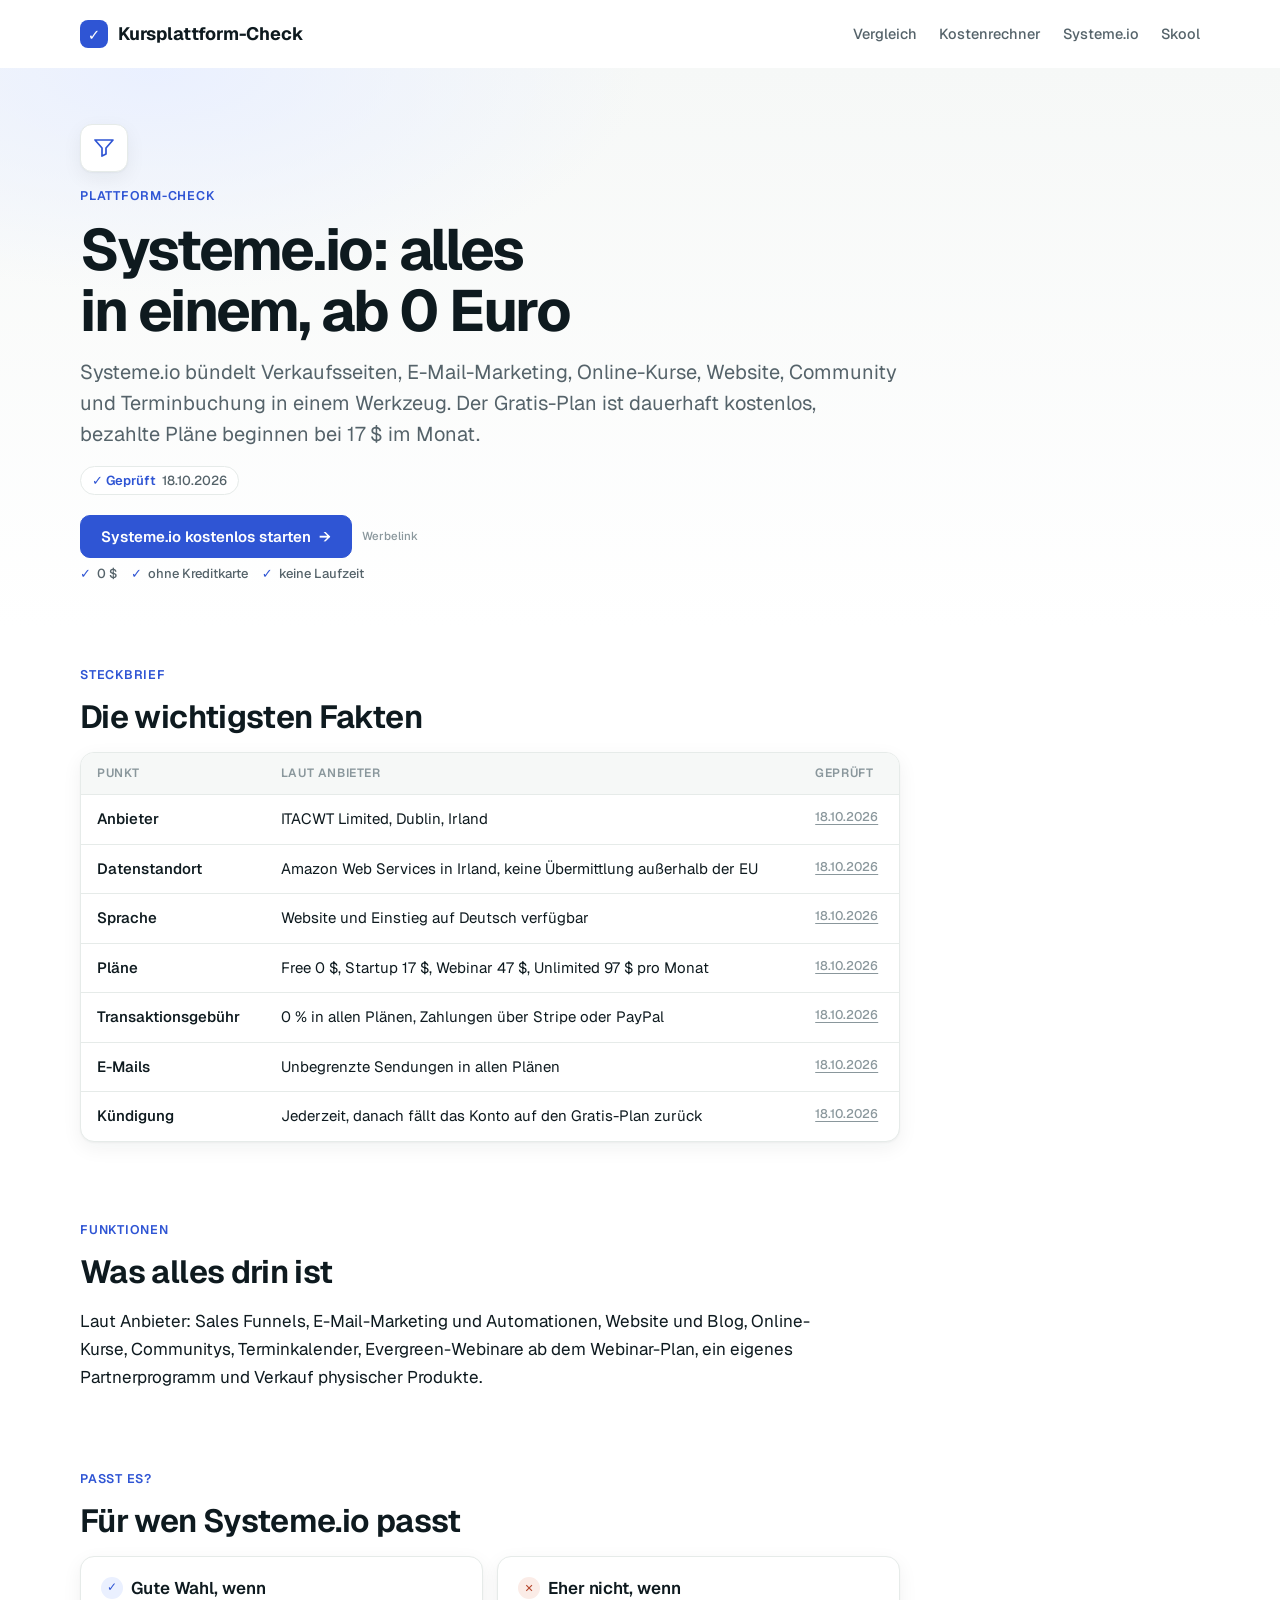
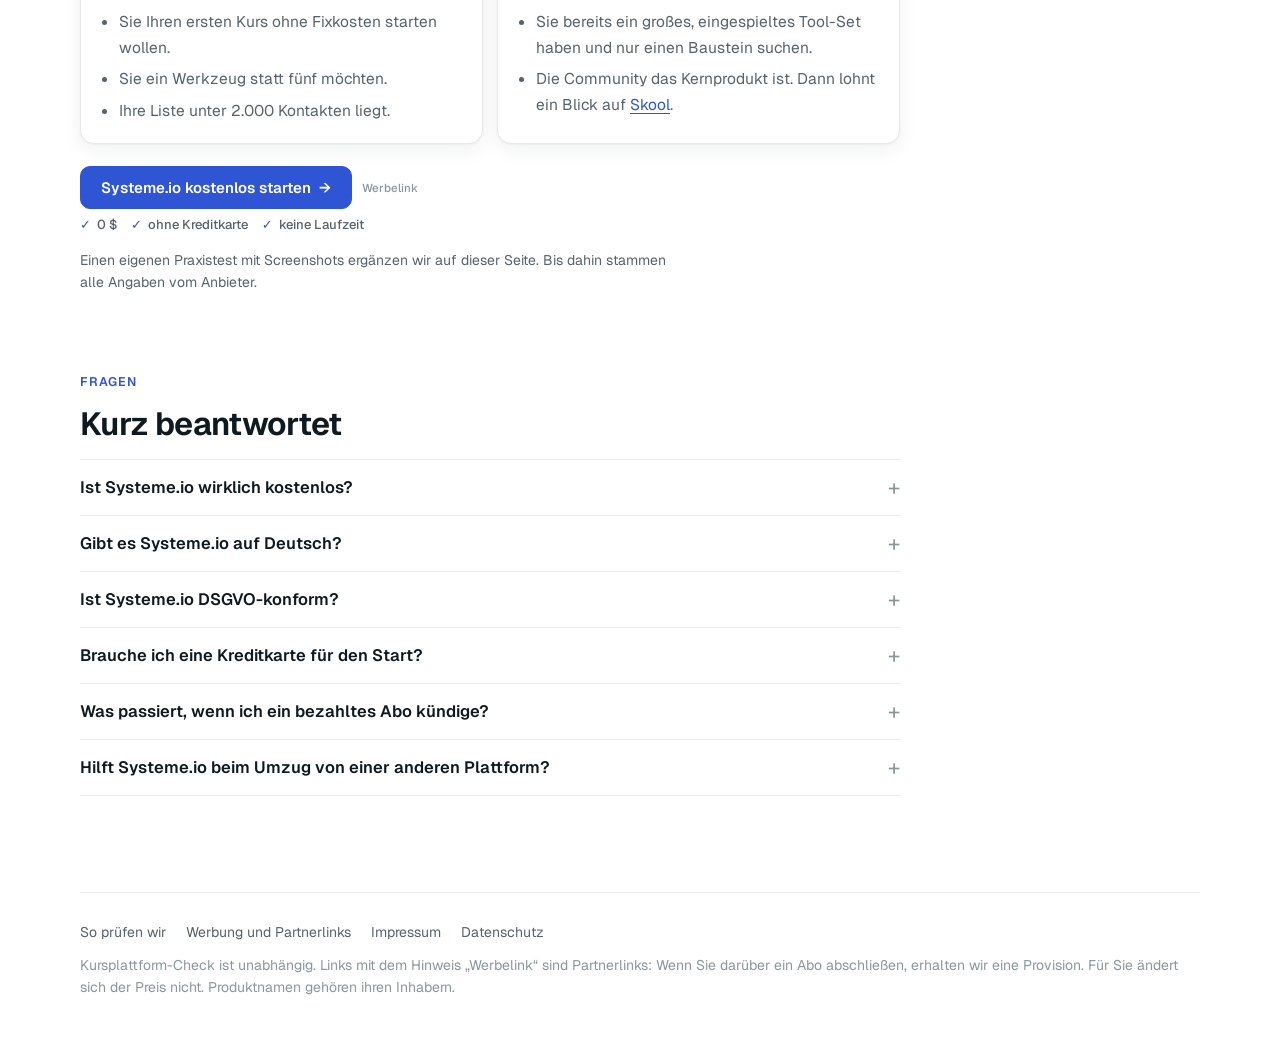
<file: systeme-io.html>
<!doctype html>
<html lang="de">
<head>
<meta charset="utf-8">
<meta name="viewport" content="width=device-width, initial-scale=1, viewport-fit=cover">
<title>Systeme.io im Check: Funktionen, Preise und für wen es passt</title>
<meta name="description" content="Systeme.io im Überblick: Gratis-Plan, Preise ab 17 $, Funktionen von Funnel bis Kurs, Datenstandort EU und für wen es nicht passt. Geprüft am 18.10.2026.">
<link rel="canonical" href="https://kursplattformcheck.com/systeme-io">
<link rel="icon" href="/favicon.svg" type="image/svg+xml">
<meta property="og:type" content="article"><meta property="og:site_name" content="Kursplattform-Check"><meta property="og:title" content="Systeme.io im Check: Funktionen, Preise und für wen es passt"><meta property="og:description" content="Systeme.io im Überblick: Gratis-Plan, Preise ab 17 $, Funktionen von Funnel bis Kurs, Datenstandort EU und für wen es nicht passt. Geprüft am 18.10.2026."><meta property="og:url" content="https://kursplattformcheck.com/systeme-io"><meta property="og:locale" content="de_DE">
<script type="application/ld+json">{"@context": "https://schema.org", "@type": "WebPage", "name": "Systeme.io im Check: Funktionen, Preise und für wen es passt", "description": "Systeme.io im Überblick: Gratis-Plan, Preise ab 17 $, Funktionen von Funnel bis Kurs, Datenstandort EU und für wen es nicht passt. Geprüft am 18.10.2026.", "url": "https://kursplattformcheck.com/systeme-io", "inLanguage": "de", "dateModified": "2026-10-18", "publisher": {"@type": "Organization", "name": "Kursplattform-Check", "url": "https://kursplattformcheck.com/"}}</script><script type="application/ld+json">{"@context": "https://schema.org", "@type": "FAQPage", "mainEntity": [{"@type": "Question", "name": "Ist Systeme.io wirklich kostenlos?", "acceptedAnswer": {"@type": "Answer", "text": "Ja, der Gratis-Plan läuft laut Anbieter unbegrenzt und braucht keine Kreditkarte. Er ist auf 2.000 Kontakte, 3 Funnels und 1 Kurs begrenzt."}}, {"@type": "Question", "name": "Gibt es Systeme.io auf Deutsch?", "acceptedAnswer": {"@type": "Answer", "text": "Ja, die Website gibt es auf Deutsch unter systeme.io/de."}}, {"@type": "Question", "name": "Ist Systeme.io DSGVO-konform?", "acceptedAnswer": {"@type": "Answer", "text": "Der Anbieter sitzt in Irland und speichert die Daten laut Datenschutzerklärung bei AWS in Irland, ohne Übermittlung außerhalb der EU. Eine Rechtsberatung ersetzt das nicht."}}, {"@type": "Question", "name": "Brauche ich eine Kreditkarte für den Start?", "acceptedAnswer": {"@type": "Answer", "text": "Nein. Für den Gratis-Plan verlangt Systeme.io laut Preisseite keine Kreditkarte."}}, {"@type": "Question", "name": "Was passiert, wenn ich ein bezahltes Abo kündige?", "acceptedAnswer": {"@type": "Answer", "text": "Ihr Konto fällt auf den Gratis-Plan zurück. Sie verlieren also nicht sofort alles, sondern nur die Funktionen über den Gratis-Grenzen."}}, {"@type": "Question", "name": "Hilft Systeme.io beim Umzug von einer anderen Plattform?", "acceptedAnswer": {"@type": "Answer", "text": "Ja, bei Jahresplänen bietet Systeme.io laut Preisseite eine kostenlose Migration an."}}]}</script>
<link rel="preconnect" href="https://fonts.googleapis.com">
<link rel="preconnect" href="https://fonts.gstatic.com" crossorigin>
<link rel="stylesheet" href="https://fonts.googleapis.com/css2?family=Geist:wght@400;500;600;700&family=Geist+Mono:wght@500&display=swap">
<link rel="stylesheet" href="/styles.css">
</head>
<body>
<div class="wrap">
  <header class="mast">
    <a class="logo" href="/"><span class="tick" aria-hidden="true">✓</span>Kursplattform-Check</a>
    <nav class="nav" aria-label="Hauptnavigation">
      <a href="/online-kurs-plattformen-vergleich">Vergleich</a>
      <a href="/kostenrechner">Kostenrechner</a>
      <a href="/systeme-io">Systeme.io</a>
      <a href="/skool-preise">Skool</a>
    </nav>
  </header>
  <main>
    <div class="hero">
      <div class="badge-icon"><svg viewBox="0 0 24 24" fill="none" stroke="currentColor" stroke-width="1.7" stroke-linecap="round" stroke-linejoin="round" aria-hidden="true"><path d="M3 4h18l-7 8v6l-4 2v-8z"/></svg></div>
      <p class="eyebrow">Plattform-Check</p>
      <h1>Systeme.io: alles in einem, ab 0 Euro</h1>
      <p class="lede">Systeme.io bündelt Verkaufsseiten, E-Mail-Marketing, Online-Kurse, Website, Community und Terminbuchung in einem Werkzeug. Der Gratis-Plan ist dauerhaft kostenlos, bezahlte Pläne beginnen bei 17 $ im Monat.</p>
      <div class="actions"><span class="stamp"><span>Geprüft</span><span>18.10.2026</span></span></div>
      <div class="cta"><div class="actions"><a class="btn" href="/go/systeme" rel="sponsored nofollow">Systeme.io kostenlos starten <span aria-hidden="true">→</span></a><span class="aff">Werbelink</span></div><ul class="assure"><li>0 $</li><li>ohne Kreditkarte</li><li>keine Laufzeit</li></ul></div>
    </div>
    <section aria-labelledby="f-h">
      <p class="eyebrow">Steckbrief</p>
      <h2 id="f-h">Die wichtigsten Fakten</h2>
      <div class="sheet"><table>
        <thead><tr><th>Punkt</th><th>Laut Anbieter</th><th>Geprüft</th></tr></thead>
        <tbody>
          <tr><td>Anbieter</td><td>ITACWT Limited, Dublin, Irland</td><td class="v"><a href="https://systeme.io/privacy-policy">18.10.2026</a></td></tr>
          <tr><td>Datenstandort</td><td>Amazon Web Services in Irland, keine Übermittlung außerhalb der EU</td><td class="v"><a href="https://systeme.io/privacy-policy">18.10.2026</a></td></tr>
          <tr><td>Sprache</td><td>Website und Einstieg auf Deutsch verfügbar</td><td class="v"><a href="https://systeme.io/de">18.10.2026</a></td></tr>
          <tr><td>Pläne</td><td>Free 0 $, Startup 17 $, Webinar 47 $, Unlimited 97 $ pro Monat</td><td class="v"><a href="https://systeme.io/pricing">18.10.2026</a></td></tr>
          <tr><td>Transaktionsgebühr</td><td>0 % in allen Plänen, Zahlungen über Stripe oder PayPal</td><td class="v"><a href="https://systeme.io/pricing">18.10.2026</a></td></tr>
          <tr><td>E-Mails</td><td>Unbegrenzte Sendungen in allen Plänen</td><td class="v"><a href="https://systeme.io/pricing">18.10.2026</a></td></tr>
          <tr><td>Kündigung</td><td>Jederzeit, danach fällt das Konto auf den Gratis-Plan zurück</td><td class="v"><a href="https://systeme.io/pricing">18.10.2026</a></td></tr>
        </tbody></table></div>
    </section>

    <section aria-labelledby="fn-h">
      <p class="eyebrow">Funktionen</p>
      <h2 id="fn-h">Was alles drin ist</h2>
      <p>Laut Anbieter: Sales Funnels, E-Mail-Marketing und Automationen, Website und Blog, Online-Kurse, Communitys, Terminkalender, Evergreen-Webinare ab dem Webinar-Plan, ein eigenes Partnerprogramm und Verkauf physischer Produkte.</p>
    </section>

    <section aria-labelledby="fit-h">
      <p class="eyebrow">Passt es?</p>
      <h2 id="fit-h">Für wen Systeme.io passt</h2>
      <div class="fit">
        <div><h3>Gute Wahl, wenn</h3><ul><li>Sie Ihren ersten Kurs ohne Fixkosten starten wollen.</li><li>Sie ein Werkzeug statt fünf möchten.</li><li>Ihre Liste unter 2.000 Kontakten liegt.</li></ul></div>
        <div><h3>Eher nicht, wenn</h3><ul><li>Sie bereits ein großes, eingespieltes Tool-Set haben und nur einen Baustein suchen.</li><li>Die Community das Kernprodukt ist. Dann lohnt ein Blick auf <a href="/skool-preise">Skool</a>.</li></ul></div>
      </div>
      <div class="cta"><div class="actions"><a class="btn" href="/go/systeme" rel="sponsored nofollow">Systeme.io kostenlos starten <span aria-hidden="true">→</span></a><span class="aff">Werbelink</span></div><ul class="assure"><li>0 $</li><li>ohne Kreditkarte</li><li>keine Laufzeit</li></ul></div>
      <p class="small">Einen eigenen Praxistest mit Screenshots ergänzen wir auf dieser Seite. Bis dahin stammen alle Angaben vom Anbieter.</p>
    </section>
    <section aria-labelledby="faq-h">
      <p class="eyebrow">Fragen</p>
      <h2 id="faq-h">Kurz beantwortet</h2>
      <div class="faq">
        <details><summary>Ist Systeme.io wirklich kostenlos?</summary><p>Ja, der Gratis-Plan läuft laut Anbieter unbegrenzt und braucht keine Kreditkarte. Er ist auf 2.000 Kontakte, 3 Funnels und 1 Kurs begrenzt.</p></details>
        <details><summary>Gibt es Systeme.io auf Deutsch?</summary><p>Ja, die Website gibt es auf Deutsch unter systeme.io/de.</p></details>
        <details><summary>Ist Systeme.io DSGVO-konform?</summary><p>Der Anbieter sitzt in Irland und speichert die Daten laut Datenschutzerklärung bei AWS in Irland, ohne Übermittlung außerhalb der EU. Eine Rechtsberatung ersetzt das nicht.</p></details>
        <details><summary>Brauche ich eine Kreditkarte für den Start?</summary><p>Nein. Für den Gratis-Plan verlangt Systeme.io laut Preisseite keine Kreditkarte.</p></details>
        <details><summary>Was passiert, wenn ich ein bezahltes Abo kündige?</summary><p>Ihr Konto fällt auf den Gratis-Plan zurück. Sie verlieren also nicht sofort alles, sondern nur die Funktionen über den Gratis-Grenzen.</p></details>
        <details><summary>Hilft Systeme.io beim Umzug von einer anderen Plattform?</summary><p>Ja, bei Jahresplänen bietet Systeme.io laut Preisseite eine kostenlose Migration an.</p></details>
      </div>
    </section>
  </main>

  <footer>
    <nav aria-label="Fußzeile"><a href="/so-pruefen-wir">So prüfen wir</a><a href="/so-pruefen-wir#werbung">Werbung und Partnerlinks</a><a href="/impressum">Impressum</a><a href="/datenschutz">Datenschutz</a></nav>
    <p>Kursplattform-Check ist unabhängig. Links mit dem Hinweis „Werbelink“ sind Partnerlinks: Wenn Sie darüber ein Abo abschließen, erhalten wir eine Provision. Für Sie ändert sich der Preis nicht. Produktnamen gehören ihren Inhabern.</p>
  </footer>
</div>
<div class="stickybar" id="sb" hidden><span class="sb-t"><b>Systeme.io</b> · 0 $<span class="sb-x"> · ohne Kreditkarte</span></span><span class="sb-a"><a class="btn" href="/go/systeme" rel="sponsored nofollow">Kostenlos starten</a><span class="aff">Werbelink</span></span></div>
<script>(function(){var b=document.getElementById("sb"),f=document.querySelector("footer");function u(){var r=f.getBoundingClientRect().top<innerHeight;b.hidden=scrollY<600||r}addEventListener("scroll",u,{passive:true});u()})();</script>
<script defer src="https://static.cloudflareinsights.com/beacon.min.js" data-cf-beacon='{"token": "96a911f5229b49dcb7c560c0ac0df2f9"}'></script>
</body>
</html>
</file>
<file: styles.css>
/* Layout: calm, modern product site. Light surfaces, one teal accent, generous whitespace, compact cards. */
:root{
  --bg:#ffffff; --bg-2:#f6f8f7; --card:#ffffff; --ink:#0e1a1f; --ink-2:#55636a; --ink-3:#8a979c; --line:#e6ebe9;
  --accent:#2f55d4; --accent-ink:#ffffff; --accent-soft:#eaf0ff; --warn:#a46a00; --warn-soft:#fdf3e1; --bad:#b4442a; --bad-soft:#fbece7;
  --shadow:0 1px 2px rgba(14,26,31,.04),0 6px 20px rgba(14,26,31,.06); --shadow-lg:0 2px 6px rgba(14,26,31,.05),0 24px 48px rgba(14,26,31,.10);
  --sans:"Geist", ui-sans-serif, system-ui, -apple-system, "Segoe UI", sans-serif; --mono:"Geist Mono", ui-monospace, Menlo, monospace;
  --r:14px;
}
@media (prefers-color-scheme:dark){:root:not([data-theme="light"]){
  --bg:#0c1214; --bg-2:#11191c; --card:#141d20; --ink:#e9efee; --ink-2:#a3b0b4; --ink-3:#74838a; --line:#223036;
  --accent:#8aa6ff; --accent-ink:#0b1430; --accent-soft:#17213f; --warn:#e5b453; --warn-soft:#2c2412; --bad:#ec8b6f; --bad-soft:#33201a;
  --shadow:0 1px 2px rgba(0,0,0,.3),0 6px 20px rgba(0,0,0,.3); --shadow-lg:0 2px 6px rgba(0,0,0,.3),0 24px 48px rgba(0,0,0,.45); color-scheme:dark}}
:root[data-theme="dark"]{
  --bg:#0c1214; --bg-2:#11191c; --card:#141d20; --ink:#e9efee; --ink-2:#a3b0b4; --ink-3:#74838a; --line:#223036;
  --accent:#8aa6ff; --accent-ink:#0b1430; --accent-soft:#17213f; --warn:#e5b453; --warn-soft:#2c2412; --bad:#ec8b6f; --bad-soft:#33201a;
  --shadow:0 1px 2px rgba(0,0,0,.3),0 6px 20px rgba(0,0,0,.3); --shadow-lg:0 2px 6px rgba(0,0,0,.3),0 24px 48px rgba(0,0,0,.45); color-scheme:dark}

*{box-sizing:border-box}
html{-webkit-text-size-adjust:100%;scroll-behavior:smooth}
body{margin:0;background:var(--bg);color:var(--ink);font:400 17px/1.65 var(--sans);overflow-x:clip;
  padding-left:max(20px, env(safe-area-inset-left, 0px));padding-right:max(20px, env(safe-area-inset-right, 0px))}
a{color:var(--accent);text-decoration-thickness:1px;text-underline-offset:3px}
a:focus-visible,button:focus-visible,input:focus-visible,summary:focus-visible{outline:2px solid var(--accent);outline-offset:3px;border-radius:6px}
p{margin:0}
.wrap{max-width:1120px;margin:0 auto}
.draftbar{margin:0 calc(-1 * max(20px, env(safe-area-inset-left, 0px)));padding:6px 20px;background:var(--warn-soft);color:var(--warn);font:500 12px/1.4 var(--mono);text-align:center}

/* header */
.mast{display:flex;flex-wrap:wrap;align-items:center;justify-content:space-between;gap:10px 28px;padding-block:20px}
.logo{display:flex;align-items:center;gap:10px;font:700 18px/1 var(--sans);letter-spacing:-.01em;color:var(--ink);text-decoration:none}
.logo .tick{display:inline-grid;place-items:center;width:28px;height:28px;border-radius:8px;background:var(--accent);color:var(--accent-ink);font-size:15px;font-weight:700}
.nav{display:flex;flex-wrap:wrap;gap:4px 22px;font:500 14.5px/1.4 var(--sans)}
.nav a{color:var(--ink-2);text-decoration:none}
.nav a:hover,.nav a[aria-current="page"]{color:var(--ink)}

/* type */
h1,h2,h3{margin:0;font-family:var(--sans);text-wrap:balance;color:var(--ink)}
h1{font-weight:700;font-size:clamp(34px,5.4vw,58px);line-height:1.04;letter-spacing:-.035em}
h2{font-weight:650;font-size:clamp(24px,3vw,32px);line-height:1.15;letter-spacing:-.02em}
h3{font-weight:600;font-size:17px;line-height:1.3;letter-spacing:-.005em}
.eyebrow{font:600 12.5px/1.3 var(--sans);letter-spacing:.06em;text-transform:uppercase;color:var(--accent)}
.lede{font-size:clamp(18px,2vw,20px);line-height:1.55;color:var(--ink-2);max-width:60ch}
.small{font-size:14px;line-height:1.55;color:var(--ink-2)}
.mono{font-family:var(--mono)}

/* page hero (subpages) */
.hero{position:relative;isolation:isolate;display:grid;gap:16px;padding-block:56px 44px;max-width:820px}
.hero::before{content:"";position:absolute;inset:0 calc(50% - 50vw);z-index:-1;
  background:radial-gradient(700px 320px at 12% 0%, var(--accent-soft), transparent 70%),linear-gradient(var(--bg-2),var(--bg))}
.badge-icon{width:48px;height:48px;border-radius:12px;display:grid;place-items:center;background:var(--card);border:1px solid var(--line);color:var(--accent);box-shadow:var(--shadow)}
.badge-icon svg{width:24px;height:24px}
.actions{display:flex;flex-wrap:wrap;gap:10px;align-items:center}
.stamp{display:inline-flex;align-items:center;gap:6px;font:500 13px/1 var(--sans);color:var(--ink-2);padding:7px 11px;border-radius:999px;background:var(--card);border:1px solid var(--line)}
.stamp span:first-child{color:var(--accent);font-weight:600}
.stamp span:first-child::before{content:"✓ "}
.disclosure{font-size:12.5px;color:var(--ink-3)}

/* chips */
.chip{display:inline-flex;align-items:center;gap:6px;font:600 12px/1 var(--sans);padding:6px 10px;border-radius:999px;white-space:nowrap}
.chip::before{content:"";width:6px;height:6px;border-radius:50%;background:currentColor}
.chip.open{background:var(--accent-soft);color:var(--accent)}
.chip.paused{background:var(--warn-soft);color:var(--warn)}
.chip.closed{background:var(--bad-soft);color:var(--bad)}

/* sections */
main > section{display:grid;gap:16px;padding-block:40px;max-width:820px}
main > section.wide{max-width:none}
section > p, section > ul, section > ol{max-width:68ch}
.section-head{display:flex;justify-content:space-between;align-items:end;gap:16px;flex-wrap:wrap}

/* tables */
.sheet{overflow-x:auto;background:var(--card);border:1px solid var(--line);border-radius:var(--r);box-shadow:var(--shadow)}
table{width:100%;border-collapse:collapse;font:15px/1.5 var(--sans)}
th,td{text-align:left;vertical-align:top;padding:13px 16px;border-bottom:1px solid var(--line)}
tr:last-child td{border-bottom:0}
thead th{font:600 12px/1.3 var(--sans);letter-spacing:.05em;text-transform:uppercase;color:var(--ink-3);background:var(--bg-2)}
td:first-child{font-weight:550;color:var(--ink)}
td.v{font:500 12.5px/1.4 var(--sans);white-space:nowrap}
td.v a{color:var(--ink-3)}
td.num{font-variant-numeric:tabular-nums;white-space:nowrap;font-weight:600}
@media (max-width:640px){table{font-size:14px}th,td{padding:10px}td.v,td.num{white-space:normal}}

/* fit */
.fit{display:grid;grid-template-columns:1fr 1fr;gap:14px}
.fit > div{min-width:0;background:var(--card);border:1px solid var(--line);border-radius:var(--r);padding:20px;box-shadow:var(--shadow)}
.fit h3{margin-bottom:10px;display:flex;align-items:center;gap:8px}
.fit > div:first-child h3::before{content:"✓";display:grid;place-items:center;width:22px;height:22px;border-radius:50%;background:var(--accent-soft);color:var(--accent);font-size:12px;flex:none}
.fit > div:last-child h3::before{content:"✕";display:grid;place-items:center;width:22px;height:22px;border-radius:50%;background:var(--bad-soft);color:var(--bad);font-size:11px;flex:none}
.fit ul{margin:0;padding-left:18px;font-size:15.5px;color:var(--ink-2);display:grid;gap:6px}
@media (max-width:640px){.fit{grid-template-columns:1fr}}

/* buttons */
.btn{display:inline-flex;align-items:center;justify-content:center;gap:8px;padding:13px 20px;border-radius:10px;border:1px solid var(--accent);background:var(--accent);color:var(--accent-ink);font:600 15px/1 var(--sans);text-decoration:none;cursor:pointer;transition:transform .12s ease, box-shadow .12s ease}
.btn:hover{transform:translateY(-1px);box-shadow:0 6px 18px rgba(47,85,212,.25)}
.btn.ghost{background:var(--card);color:var(--ink);border-color:var(--line)}
.btn[disabled]{opacity:.55;cursor:not-allowed;transform:none;box-shadow:none}
.aff{font:500 11.5px/1.3 var(--sans);color:var(--ink-3)}

/* forms, alert */
.alert{background:var(--card);border:1px solid var(--line);border-radius:var(--r);padding:22px;display:grid;gap:12px;box-shadow:var(--shadow)}
form{display:flex;flex-wrap:wrap;gap:8px}
input[type="email"]{flex:1 1 220px;min-width:0;padding:13px 14px;border:1px solid var(--line);border-radius:10px;background:var(--bg-2);color:var(--ink);font:16px var(--sans)}
.note{font-size:13.5px;color:var(--accent)}

/* chooser */
.chooser{background:var(--card);border:1px solid var(--line);border-radius:var(--r);padding:22px;display:grid;gap:18px;box-shadow:var(--shadow)}
fieldset{border:0;margin:0;padding:0;display:grid;gap:8px}
legend{font:600 16px/1.35 var(--sans);margin-bottom:8px}
.opts{display:flex;flex-wrap:wrap;gap:8px}
.opts label{display:inline-flex;align-items:center;gap:8px;padding:10px 14px;border:1px solid var(--line);border-radius:10px;font:500 15px/1.2 var(--sans);cursor:pointer;background:var(--bg-2)}
.opts label:has(input:checked){border-color:var(--accent);background:var(--accent-soft)}
.opts input{accent-color:var(--accent)}
.result{border-top:1px solid var(--line);padding-top:16px;display:grid;gap:8px}
.result h3{font-size:22px}

/* lists */
.steps{margin:0;padding-left:22px;display:grid;gap:10px;color:var(--ink-2)}
.corr{font:13px/1.5 var(--mono);color:var(--ink-3)}

/* FAQ */
.faq{display:grid;border-top:1px solid var(--line)}
.faq details{border-bottom:1px solid var(--line);padding:16px 0}
.faq summary{cursor:pointer;font:600 16.5px/1.4 var(--sans);list-style:none;display:flex;justify-content:space-between;gap:12px}
.faq summary::-webkit-details-marker{display:none}
.faq summary::after{content:"+";font:400 22px/1 var(--sans);color:var(--ink-3)}
.faq details[open] summary::after{content:"–"}
.faq details p{margin-top:8px;font-size:15.5px;color:var(--ink-2)}

/* icons */
.ico{width:40px;height:40px;border-radius:11px;display:grid;place-items:center;background:var(--accent-soft);color:var(--accent);flex:none}
.ico svg{width:21px;height:21px}

/* ===== homepage ===== */
.home-hero{position:relative;isolation:isolate;display:grid;grid-template-columns:minmax(0,1.1fr) minmax(0,.9fr);gap:48px;align-items:center;padding-block:56px 64px}
.home-hero::before{content:"";position:absolute;inset:0 calc(50% - 50vw);z-index:-1;
  background:radial-gradient(800px 380px at 85% 10%, var(--accent-soft), transparent 70%),radial-gradient(600px 300px at 0% 100%, var(--bg-2), transparent 70%)}
.home-hero .copy{display:grid;gap:20px;min-width:0}
.pill{justify-self:start;display:inline-flex;align-items:center;gap:8px;padding:6px 12px;border-radius:999px;background:var(--card);border:1px solid var(--line);font:500 13px/1 var(--sans);color:var(--ink-2);box-shadow:var(--shadow)}
.pill b{color:var(--accent);font-weight:600}
.trustline{display:flex;flex-wrap:wrap;gap:8px 20px;margin:0;padding:0;list-style:none;font:500 14px/1.4 var(--sans);color:var(--ink-2)}
.trustline li{display:flex;align-items:center;gap:7px}
.trustline li::before{content:"✓";display:grid;place-items:center;width:18px;height:18px;border-radius:50%;background:var(--accent-soft);color:var(--accent);font-size:10px;font-weight:700}
.stack{position:relative;min-height:340px;min-width:0}
.mini{position:absolute;width:min(300px,82%);background:var(--card);border:1px solid var(--line);border-radius:16px;padding:16px 18px;box-shadow:var(--shadow-lg);display:grid;gap:8px}
.mini .row{display:flex;justify-content:space-between;align-items:center;gap:10px}
.mini .k{font:500 13px/1.3 var(--sans);color:var(--ink-3)}
.mini .v{font:700 22px/1.1 var(--sans);letter-spacing:-.02em}
.mini .t{font:600 15px/1.3 var(--sans)}
.mini.m1{top:0;right:6%;transform:rotate(2deg)}
.mini.m2{top:118px;left:0;transform:rotate(-2deg)}
.mini.m3{top:232px;right:0;transform:rotate(1deg)}
@media (max-width:860px){.home-hero{grid-template-columns:1fr;gap:28px;padding-block:36px 40px}.stack{min-height:0;display:grid;gap:12px}.mini{position:static;width:100%;transform:none}}

.grid3{display:grid;grid-template-columns:repeat(3,minmax(0,1fr));gap:14px}
@media (max-width:900px){.grid3{grid-template-columns:repeat(2,minmax(0,1fr))}}
@media (max-width:560px){.grid3{grid-template-columns:1fr}}
.prog{display:grid;grid-template-columns:auto 1fr;gap:4px 14px;align-items:center;background:var(--card);border:1px solid var(--line);border-radius:var(--r);padding:18px;text-decoration:none;color:inherit;box-shadow:var(--shadow);transition:transform .15s ease, box-shadow .15s ease;min-width:0}
.prog:hover{transform:translateY(-2px);box-shadow:var(--shadow-lg)}
.prog .ico{grid-row:span 2}
.prog .meta{display:flex;align-items:center;gap:8px;flex-wrap:wrap;font:500 13.5px/1.3 var(--sans);color:var(--ink-2)}

.linklist{display:grid;grid-template-columns:1fr 1fr;gap:0 28px;border-top:1px solid var(--line)}
.linklist a{display:flex;align-items:center;gap:14px;padding:14px 4px;border-bottom:1px solid var(--line);text-decoration:none;color:var(--ink);min-width:0}
.linklist a::after{content:"→";margin-left:auto;color:var(--ink-3);transition:transform .15s ease}
.linklist a:hover::after{transform:translateX(3px);color:var(--accent)}
.linklist .ico{width:34px;height:34px;border-radius:9px}
.linklist .ico svg{width:18px;height:18px}
.linklist b{font-weight:600}
.linklist .sub{display:block;font-size:13.5px;color:var(--ink-2)}
@media (max-width:700px){.linklist{grid-template-columns:1fr}}

.band{display:flex;flex-wrap:wrap;align-items:center;justify-content:space-between;gap:16px 28px;background:var(--accent-soft);border-radius:18px;padding:26px 28px}
.band .txt{display:grid;gap:4px;min-width:0;flex:1 1 320px}
.band form{flex:1 1 340px}

/* footer */
footer{margin-top:56px;padding-block:28px 40px;border-top:1px solid var(--line);display:grid;gap:10px;font:14px/1.6 var(--sans);color:var(--ink-3)}
footer nav{display:flex;flex-wrap:wrap;gap:6px 20px}
footer a{color:var(--ink-2);text-decoration:none}
footer a:hover{color:var(--ink)}

/* legacy class shims */
.trust,.hero-art,.report{display:none}
.briefs,.guides{display:grid;gap:12px}
@media (prefers-reduced-motion:reduce){*{transition:none!important;animation:none!important;scroll-behavior:auto!important}}
.hero{max-width:none}
.hero > *{max-width:820px}

/* --- Conversion components --- */
.cta{display:grid;gap:8px;margin-top:6px}
.assure{list-style:none;margin:0;padding:0;display:flex;flex-wrap:wrap;gap:6px 14px;font:500 13px/1.3 var(--sans);color:var(--ink-2)}
.assure li{display:inline-flex;align-items:center;gap:6px}
.assure li::before{content:"✓";color:var(--accent);font-weight:700}
.hero .cta{margin-top:4px}
.pick{display:grid;gap:14px;background:var(--card);border:1.5px solid var(--accent);border-radius:calc(var(--r) + 4px);padding:22px;box-shadow:var(--shadow-lg);margin-block:8px 0}
.pick-top{display:grid;gap:6px}
.pick-top .chip{justify-self:start}
.pick-top h2{margin:4px 0 0}
.pick-top p{margin:0;color:var(--ink-2)}
.why{list-style:none;margin:0;padding:0;display:grid;gap:8px}
.why li{display:grid;grid-template-columns:22px 1fr;gap:8px;align-items:start;font-size:15.5px}
.why li::before{content:"✓";display:grid;place-items:center;width:20px;height:20px;border-radius:50%;background:var(--accent-soft);color:var(--accent);font:700 11px/1 var(--sans);margin-top:2px}
tr.ctarow td{vertical-align:top;padding-top:14px;padding-bottom:16px}
tr.ctarow .btn{padding:10px 14px;font-size:14px;white-space:nowrap}
tr.ctarow .aff{display:block;margin-top:6px}
th .chip{margin-left:6px;vertical-align:middle;text-transform:none;letter-spacing:0}
.finder{background:var(--card);border:1px solid var(--line);border-radius:calc(var(--r) + 4px);padding:24px;box-shadow:var(--shadow);display:grid;gap:18px}
.finder fieldset{border:0;margin:0;padding:0;display:grid;gap:8px;min-width:0}
.finder legend{font:600 15.5px/1.4 var(--sans);margin-bottom:8px;padding:0}
.opts{display:flex;flex-wrap:wrap;gap:8px}
.opts label{position:relative;cursor:pointer}
.opts input{position:absolute;opacity:0;pointer-events:none}
.opts span{display:inline-flex;padding:10px 14px;border:1px solid var(--line);border-radius:10px;font:500 14.5px/1.3 var(--sans);background:var(--card);transition:border-color .12s, background .12s}
.opts input:checked + span{border-color:var(--accent);background:var(--accent-soft);color:var(--accent)}
.opts input:focus-visible + span{outline:2px solid var(--accent);outline-offset:2px}
.result{border-top:1px solid var(--line);padding-top:18px;display:grid;gap:10px}
.result h3{margin:0;font-size:20px}
.result p{margin:0;color:var(--ink-2)}
.calc{display:grid;grid-template-columns:repeat(2,minmax(0,1fr));gap:14px}
.calc label{display:grid;gap:6px;font:600 14.5px/1.3 var(--sans)}
.calc input{font:500 17px/1 var(--sans);padding:12px 14px;border:1px solid var(--line);border-radius:10px;background:var(--card);color:var(--ink);width:100%;box-sizing:border-box}
tr.best td{background:var(--accent-soft)}
tr.best td:first-child{font-weight:700;color:var(--accent)}
.save{font:600 16px/1.4 var(--sans)}
.stickybar{position:fixed;left:50%;bottom:12px;transform:translateX(-50%);z-index:50;width:min(760px,calc(100% - 24px));box-sizing:border-box;display:flex;align-items:center;justify-content:space-between;gap:12px;padding:10px 12px 10px 16px;background:var(--card);border:1px solid var(--line);border-radius:14px;box-shadow:var(--shadow-lg)}
.stickybar[hidden]{display:none}
.sb-t{font:500 14px/1.3 var(--sans);color:var(--ink-2)}
.sb-t b{color:var(--ink)}
.sb-a{display:flex;align-items:center;gap:8px;flex:none}
.sb-a .btn{padding:10px 14px;font-size:14px}
@media (max-width:640px){.calc{grid-template-columns:1fr}.sb-t{font-size:13px}.sb-a .aff{display:none}.stickybar .btn::after{content:" · Werbelink";font-weight:500;opacity:.8;font-size:12px}}
.finder .opts label{padding:0;border:0;background:none;display:inline-flex}
.sr-only{position:absolute;width:1px;height:1px;overflow:hidden;clip:rect(0 0 0 0);white-space:nowrap}
main > .pick{max-width:820px;box-sizing:border-box}
@media (max-width:640px){.sb-x{display:none}.sb-t{white-space:nowrap}}
</file>
